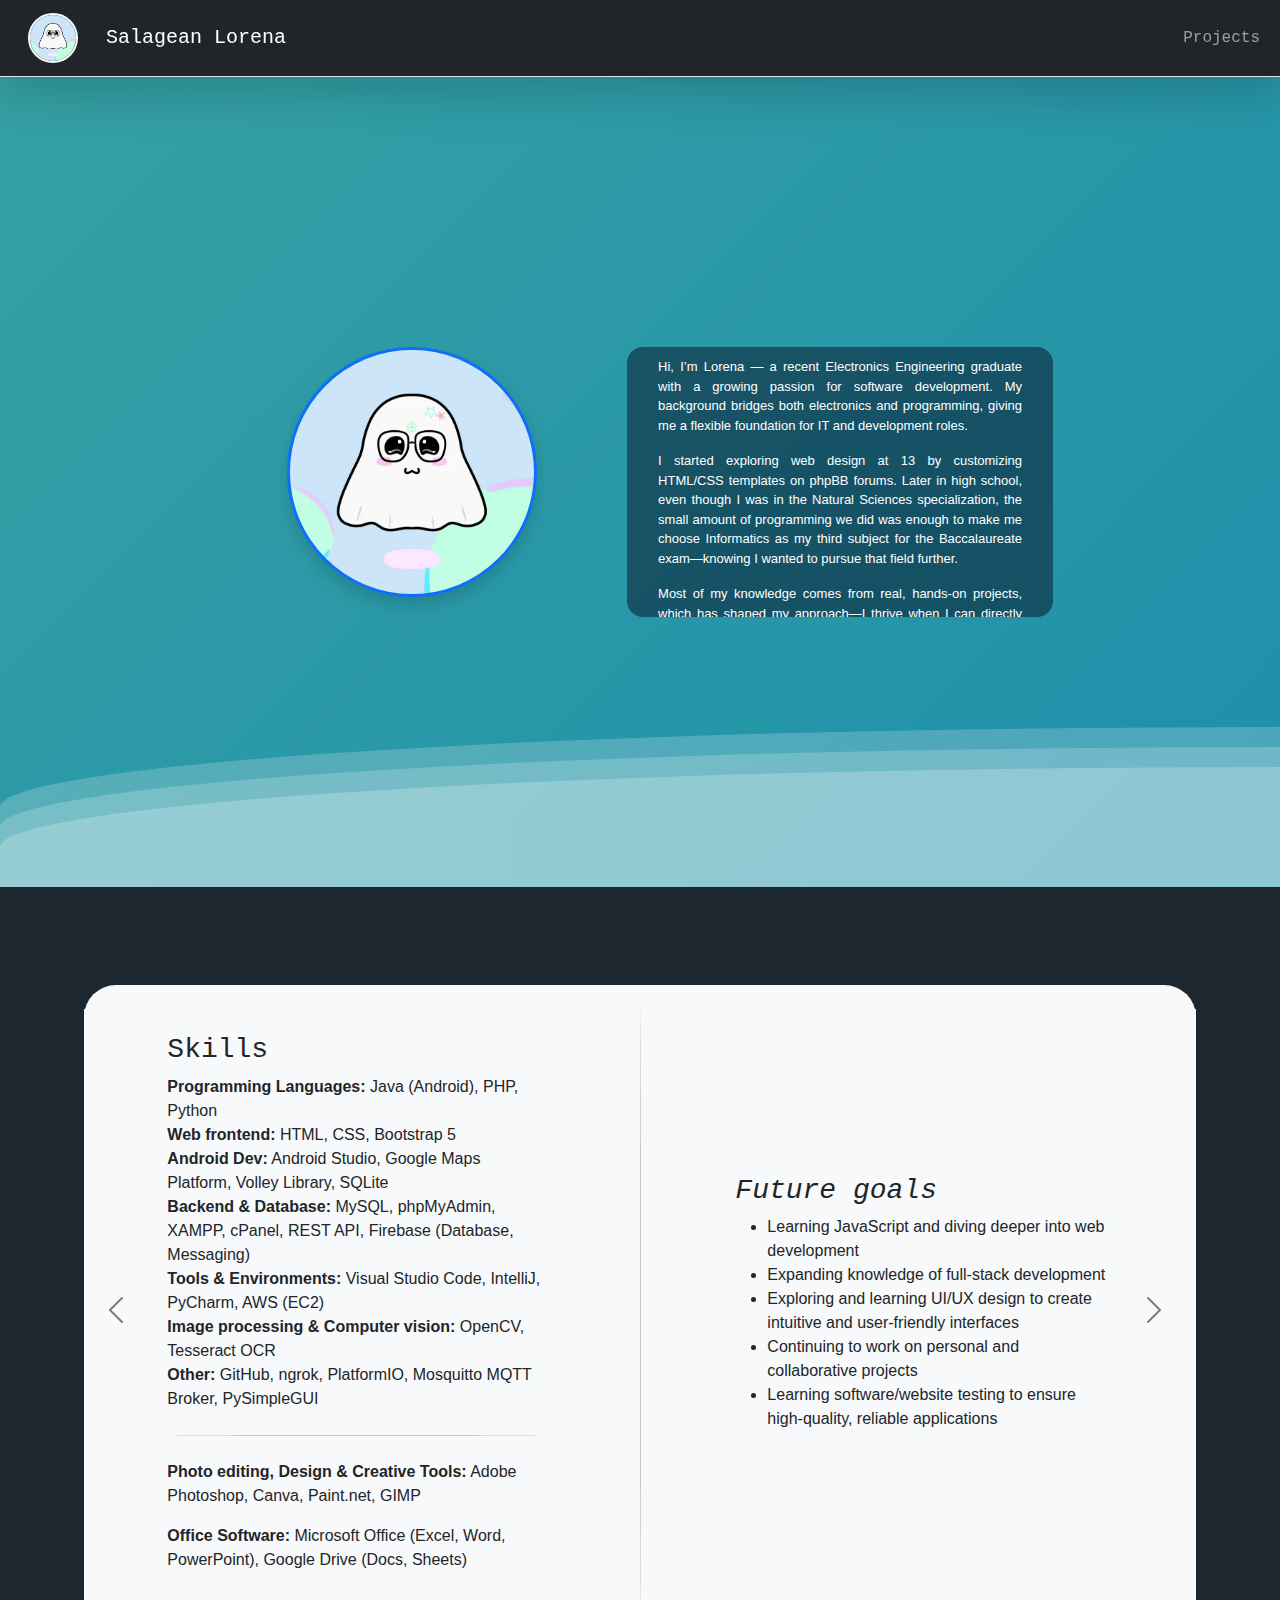
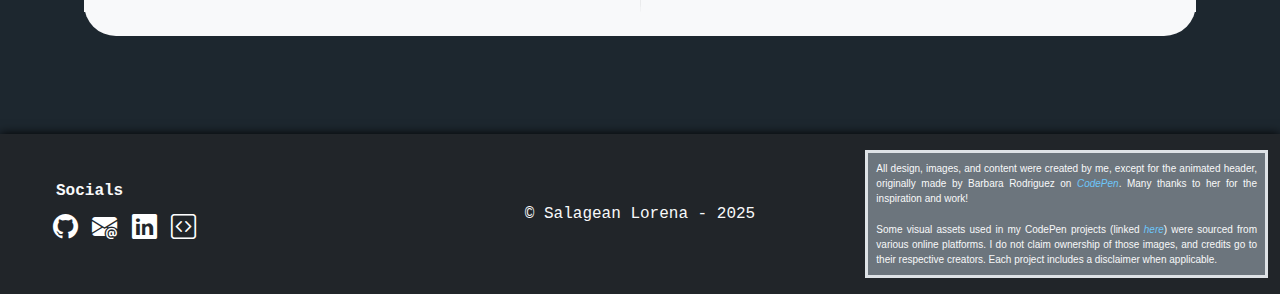
<file: index.html>
<!DOCTYPE html>
<head>
    <title>Home</title>
    <meta charset="utf-8">
    <meta name="viewport" content="width=device-width, initial-scale=1">
    <link href="https://cdn.jsdelivr.net/npm/bootstrap@5.3.3/dist/css/bootstrap.min.css" rel="stylesheet">
    <script src="https://cdn.jsdelivr.net/npm/bootstrap@5.3.3/dist/js/bootstrap.bundle.min.js"></script>
    <link rel="stylesheet" href="https://cdn.jsdelivr.net/npm/bootstrap-icons@1.11.3/font/bootstrap-icons.min.css">
    <link rel="stylesheet" href="tori_style.css">
</head>
<body>
    <nav class="navbar navbar-expand-sm bg-dark navbar-dark sticky-top shadow-lg border-bottom">
        <div class="container-fluid">
          <a class="navbar-brand" href="index.html">
            <img src="media/logo.webp" alt="Avatar Logo" style="width:50px;" class="rounded-pill mx-3 border border-2 border-light"> 
            Salagean Lorena
          </a>

          <ul class="navbar-nav float-end">
            <li class="nav-item">
                <a class="nav-link" href="projects/projects.html">Projects</a>
              </li>
            </ul>
        </div>
      </nav>

    <header class="wave-header">
      <div class="wave"></div>
      <div class="wave"></div>
      <div class="wave"></div>

      <div class="container d-flex justify-content-center align-items-center" style="height: 90vh;">
        <div class="row" style="flex-wrap: nowrap;">
            <!-- Left side: Image -->
            <div class="col-5 me-5">
                <img src="media/logo.webp" class="rounded-circle img-fluid border border-primary border-3 shadow" alt="Avatar pic" style="width: 250px;">
            </div>
            <!-- Right side: Text box -->
            <div class="col-7 d-flex justify-content-center align-items-center rounded-4" style="background-color: rgba(12, 37, 56, 0.6);">
                <div class="text-box" id="introduction" style="text-align: justify;">
                    <p>Hi, I’m Lorena — a recent Electronics Engineering graduate with a growing passion for software development. My background bridges both electronics and programming, giving me a flexible foundation for IT and development roles.</p>

                    <p>I started exploring web design at 13 by customizing HTML/CSS templates on phpBB forums. Later in high school, even though I was in the Natural Sciences specialization, the small amount of programming we did was enough to make me choose Informatics as my third subject for the Baccalaureate exam—knowing I wanted to pursue that field further.</p>

                    <p>Most of my knowledge comes from real, hands-on projects, which has shaped my approach—I thrive when I can directly apply what I’m learning. I find that solving problems and addressing needs as they arise helps me retain knowledge and turn complex ideas into practical solutions.</p>

                    <p>While I’m exploring the wide range of roles in tech, I’m especially interested in applying my skills in software development—whether that’s web, mobile, or backend. I see myself as a flexible developer, ready to take on challenges, learn quickly, and grow into a specialized role through real-world experience.</p>
                    <!-- Add more content here as needed -->
                </div>
            </div>
        </div>
    </div>

    </header>
  
    <!-- Skills part -->
    <main class="mx-5" style="margin-top: 50px; margin-bottom: 50px;">
        <section class="m-5 py-5">
            <div class="row py-4 bg-light rounded-5 d-flex justify-content-center">
                <!-- Carousel -->
                <div id="demo" class="carousel carousel-dark slide" data-bs-ride="false">
    
                    <!-- The slideshow/carousel -->
                    <div class="carousel-inner">
                        <!-- Carousel Item 1 -->
                        <div class="carousel-item active bg-light">
                            <div class="row d-flex justify-content-center">
                                <div class="col-md-5 py-4 px-5">
                                    <h3>Skills</h3>
                                    <ul class="list-unstyled">
                                        <li><b>Programming Languages:</b> Java (Android), PHP, Python</li>
                                        <li><b>Web frontend:</b> HTML, CSS, Bootstrap 5</li>
                                        <li><b>Android Dev:</b> Android Studio, Google Maps Platform, Volley Library, SQLite</li>
                                        <li><b>Backend & Database:</b> MySQL, phpMyAdmin, XAMPP, cPanel, REST API, Firebase (Database, Messaging)</li>
                                        <li><b>Tools & Environments:</b> Visual Studio Code, IntelliJ, PyCharm, AWS (EC2)</li>
                                        <li><b>Image processing & Computer vision:</b> OpenCV, Tesseract OCR</li>
                                        <li><b>Other:</b> GitHub, ngrok, PlatformIO, Mosquitto MQTT Broker, PySimpleGUI</li>
                                    </ul>
        
                                    <hr class="my-4" style="border-radius: 100%;">
        
                                    <ul class="list-unstyled">
                                        <li><b>Photo editing, Design & Creative Tools:</b> Adobe Photoshop, Canva, Paint.net, GIMP</li>
                                    </ul>
        
                                    <ul class="list-unstyled">
                                        <li><b>Office Software:</b> Microsoft Office (Excel, Word, PowerPoint), Google Drive (Docs, Sheets)</li>
                                    </ul>
                                </div>
                            
                                <!-- Vertical Rule -->
                                <div class="col-sm-1 d-flex justify-content-center">
                                    <div class="vr" style="border-radius: 100%;"></div>
                                </div>
        
                                <!-- Future Goals -->
                                <div class="col-md-5 py-4 px-5 d-flex flex-column justify-content-center">
                                    <h3><i>Future goals</i></h3>
                                    <ul>
                                        <li>Learning JavaScript and diving deeper into web development</li>
                                        <li>Expanding knowledge of full-stack development</li>
                                        <li>Exploring and learning UI/UX design to create intuitive and user-friendly interfaces</li>
                                        <li>Continuing to work on personal and collaborative projects</li>
                                        <li>Learning software/website testing to ensure high-quality, reliable applications</li>
                                    </ul>
                                </div>
                                </div>
                        </div>
    
                        <!-- Carousel Item 2 (repeat similar structure as item 1) -->
                        <div class="carousel-item bg-light">
                            <div class="row d-flex justify-content-center">
                                <div class="col-md-8 py-4 px-5" style="text-align: justify;">
                                    <h3 style="display: inline;">About me <i style="font-size: 13px;"> —
A curious and creative mind who stumbled into tech through a love for storytelling.</i></h3>
<br><br>
<p>
At 13, I started designing character sheets and layouts in HTML/CSS for online role-play forums, where visuals were just as expressive as words. We loved to write stories and showcase them in beautiful layouts and environments. That playful curiosity eventually evolved into a passion for creating real-world solutions through code
</p>
<p>
While I have a background in Electronics Engineering, most of my technical growth has come from hands-on projects, self-driven learning, and the thrill of problem-solving. I enjoy figuring things out—whether that means debugging code, structuring a backend system, or just understanding how people think. Psychology and math have always fascinated me for the same reason: they’re puzzles waiting to be solved.
</p>
<p>
I’m still exploring where I fit best in tech, but I’m open, flexible, and eager to learn. I especially love projects that solve practical problems—like my thesis project, which was born from my own frustration of losing my car in parking lots.
</p>
Outside of programming, I enjoy gaming, reading, writing, crochet, and learning music (currently tackling the recorder!). I’ve lived between Spain and Romania, moved often, and adapted to new environments all my life—something that’s shaped my ability to stay focused and level-headed under pressure, even when things around me feel chaotic.
<p>
Above all, I value comfort, patience, and mutual support in a work environment. I believe the best teams are the ones where you can be yourself while growing alongside others.
</p>
                                </div>
                                </div>
                        </div>
                    </div>
    
                    <!-- Left and right controls/icons -->
                    <button class="carousel-control-prev" type="button" data-bs-target="#demo" data-bs-slide="prev">
                        <span class="carousel-control-prev-icon"></span>
                    </button>
                    <button class="carousel-control-next" type="button" data-bs-target="#demo" data-bs-slide="next">
                        <span class="carousel-control-next-icon"></span>
                    </button>
                </div>
            </div>
        </section>
    </main>
    
    <footer class="mt-auto bg-dark" style="box-shadow: 0 0px 10px black;">
        <div class="container-fluid mt-5">
            <div class="row d-flex justify-content-between">
                <div class="col-md-4 p-5">
                    <h6 class="text-light ps-2" style="font-weight: bold; font-family: 'Space Mono', monospace;">Socials</h6>
                    
                    <a href="https://github.com/t4bbyp"><i class="bi bi-github"></i></a>
                    <a href="mailto:s.s.lorena.m@gmail.com"><i class="bi bi-envelope-at-fill"></i></a>
                    <a href="https://www.linkedin.com/in/lorena-s-8929a32aa/"><i class="bi bi-linkedin"></i></a>
                    <a href="https://codepen.io/TabbyP"><i class="bi bi-code-square"></i></a>
                </div>

                <div class="col-md-4 text-light align-content-center text-center" style="font-family: 'Space Mono', monospace;">© Salagean Lorena - 2025</div>

                <div class="col-md-4 align-content-center">
                    <div class="container p-2 bg-secondary text-light border border-3" style="font-size: 10px; text-align: justify;">
                        <p>All design, images, and content were created by me, except for the animated header, originally made by Barbara Rodriguez on <a href="https://codepen.io/baarbaracrr/pen/KKovmGb" style="color: rgb(108, 198, 250); text-decoration: none; font-style: italic;">CodePen</a>. Many thanks to her for the inspiration and work!</p>
                        <p class="m-0">Some visual assets used in my CodePen projects (linked <a href="projects/web/web.html" style="color: rgb(108, 198, 250); text-decoration: none; font-style: italic;">here</a>) were sourced from various online platforms. I do not claim ownership of those images, and credits go to their respective creators. Each project includes a disclaimer when applicable.</p>
                    </div>
                </div>
            </div>

        </div>
    </footer>

  </body>
</file>
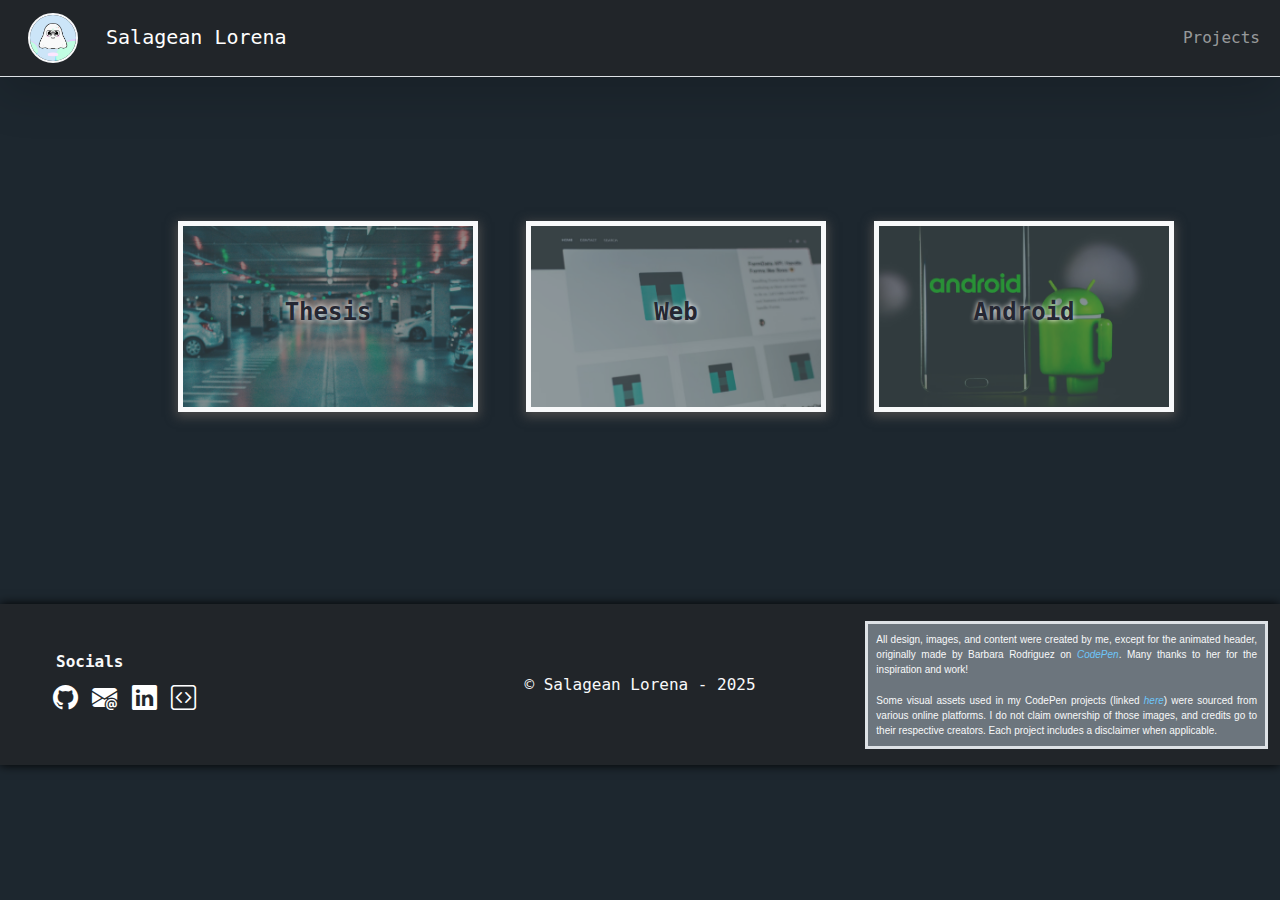
<file: projects/projects.html>
<!DOCTYPE html>
<head>
    <title>Projects</title>
    <meta charset="utf-8">
    <meta name="viewport" content="width=device-width, initial-scale=1">
    <link href="https://cdn.jsdelivr.net/npm/bootstrap@5.3.3/dist/css/bootstrap.min.css" rel="stylesheet">
    <script src="https://cdn.jsdelivr.net/npm/bootstrap@5.3.3/dist/js/bootstrap.bundle.min.js"></script>
    <link rel="stylesheet" href="https://cdn.jsdelivr.net/npm/bootstrap-icons@1.11.3/font/bootstrap-icons.min.css">
    <link rel="stylesheet" href="../tori_style.css">
</head>

<body>
    <nav class="navbar navbar-expand-sm bg-dark navbar-dark sticky-top shadow-lg border-bottom">
        <div class="container-fluid">
          <a class="navbar-brand" href="../index.html">
            <img src="../media/logo.webp" alt="Avatar Logo" style="width:50px;" class="rounded-pill mx-3 border border-2 border-light"> 
            Salagean Lorena
          </a>

          <ul class="navbar-nav float-end">
            <li class="nav-item active">
                <a class="nav-link" href="projects.html">Projects</a>
              </li>
            </ul>
        </div>
      </nav>

      <main>
        <section>
            <div class="container d-flex justify-content-center align-items-center">
                <div class="row text-light p-5 my-5">
                    <div class="col-md-4">
                        <div class="card border border-5 border-light rounded-0 m-5" style="width:300px; box-shadow: 0px 3px 10px 2px rgb(74, 74, 74);">
                            <a href="thesis.html" id="thumbnail_txt">
                            <img class="card-img-top rounded-0" src="../media/thesis_img.webp" alt="Card image">
                            <div class="card-img-overlay d-flex justify-content-center align-items-center rounded-0" style="background-color: rgba(67, 84, 89, 0.6);">
                              <h4 class="card-title" style="font-weight: bold; color: rgb(37, 39, 50); text-shadow: 0px 0px 5px #fff;">Thesis</h4>
                            </div>
                            </a>
                          </div>
                    </div>
                    <div class="col-md-4">
                        <div class="card border border-5 border-light rounded-0 m-5" style="width:300px; box-shadow: 0px 3px 10px 2px rgb(74, 74, 74);">
                            <a href="web/web.html" id="thumbnail_txt">
                                <img class="card-img-top rounded-0" src="../media/web_img.webp" alt="Card image">
                                <div class="card-img-overlay d-flex justify-content-center align-items-center rounded-0" style="background-color: rgba(67, 84, 89, 0.6);">
                                  <h4 class="card-title" style="font-weight: bold; color: rgb(37, 39, 50); text-shadow: 0px 0px 5px #fff;">Web</h4>
                                </div>
                                </a>
                          </div>
                    </div>
                    <div class="col-md-4">
                        <div class="card border border-5 border-light rounded-0 m-5" style="width:300px; box-shadow: 0px 3px 10px 2px rgb(74, 74, 74);">
                            <a href="android/android.html" id="thumbnail_txt">
                                <img class="card-img-top rounded-0" src="../media/andr_img.webp" alt="Card image">
                                <div class="card-img-overlay d-flex justify-content-center align-items-center rounded-0" style="background-color: rgba(67, 84, 89, 0.6);">
                                  <h4 class="card-title" style="font-weight: bold; color: rgb(37, 39, 50); text-shadow: 0px 0px 5px #fff;">Android</h4>
                                </div>
                                </a>
                          </div>
                    </div>
                </div>
            </div>
        </section>
      </main>


      <footer class="mt-auto bg-dark" style="box-shadow: 0 0px 10px black;">
        <div class="container-fluid mt-5">
            <div class="row d-flex justify-content-between">
                <div class="col-md-4 p-5">
                    <h6 class="text-light ps-2" style="font-weight: bold; font-family: 'Space Mono', monospace;">Socials</h6>
                    
                    <a href="https://github.com/t4bbyp"><i class="bi bi-github"></i></a>
                    <a href="mailto:s.s.lorena.m@gmail.com"><i class="bi bi-envelope-at-fill"></i></a>
                    <a href="https://www.linkedin.com/in/lorena-s-8929a32aa/"><i class="bi bi-linkedin"></i></a>
                    <a href="https://codepen.io/TabbyP"><i class="bi bi-code-square"></i></a>
                </div>

                <div class="col-md-4 text-light align-content-center text-center" style="font-family: 'Space Mono', monospace;">© Salagean Lorena - 2025</div>

                <div class="col-md-4 align-content-center">
                    <div class="container p-2 bg-secondary text-light border border-3" style="font-size: 10px; text-align: justify;">
                        <p>All design, images, and content were created by me, except for the animated header, originally made by Barbara Rodriguez on <a href="https://codepen.io/baarbaracrr/pen/KKovmGb" style="color: rgb(108, 198, 250); text-decoration: none; font-style: italic;">CodePen</a>. Many thanks to her for the inspiration and work!</p>
                        <p class="m-0">Some visual assets used in my CodePen projects (linked <a href="web/web.html" style="color: rgb(108, 198, 250); text-decoration: none; font-style: italic;">here</a>) were sourced from various online platforms. I do not claim ownership of those images, and credits go to their respective creators. Each project includes a disclaimer when applicable.</p>
                    </div>
                </div>
            </div>

        </div>
    </footer>
</body>
</file>
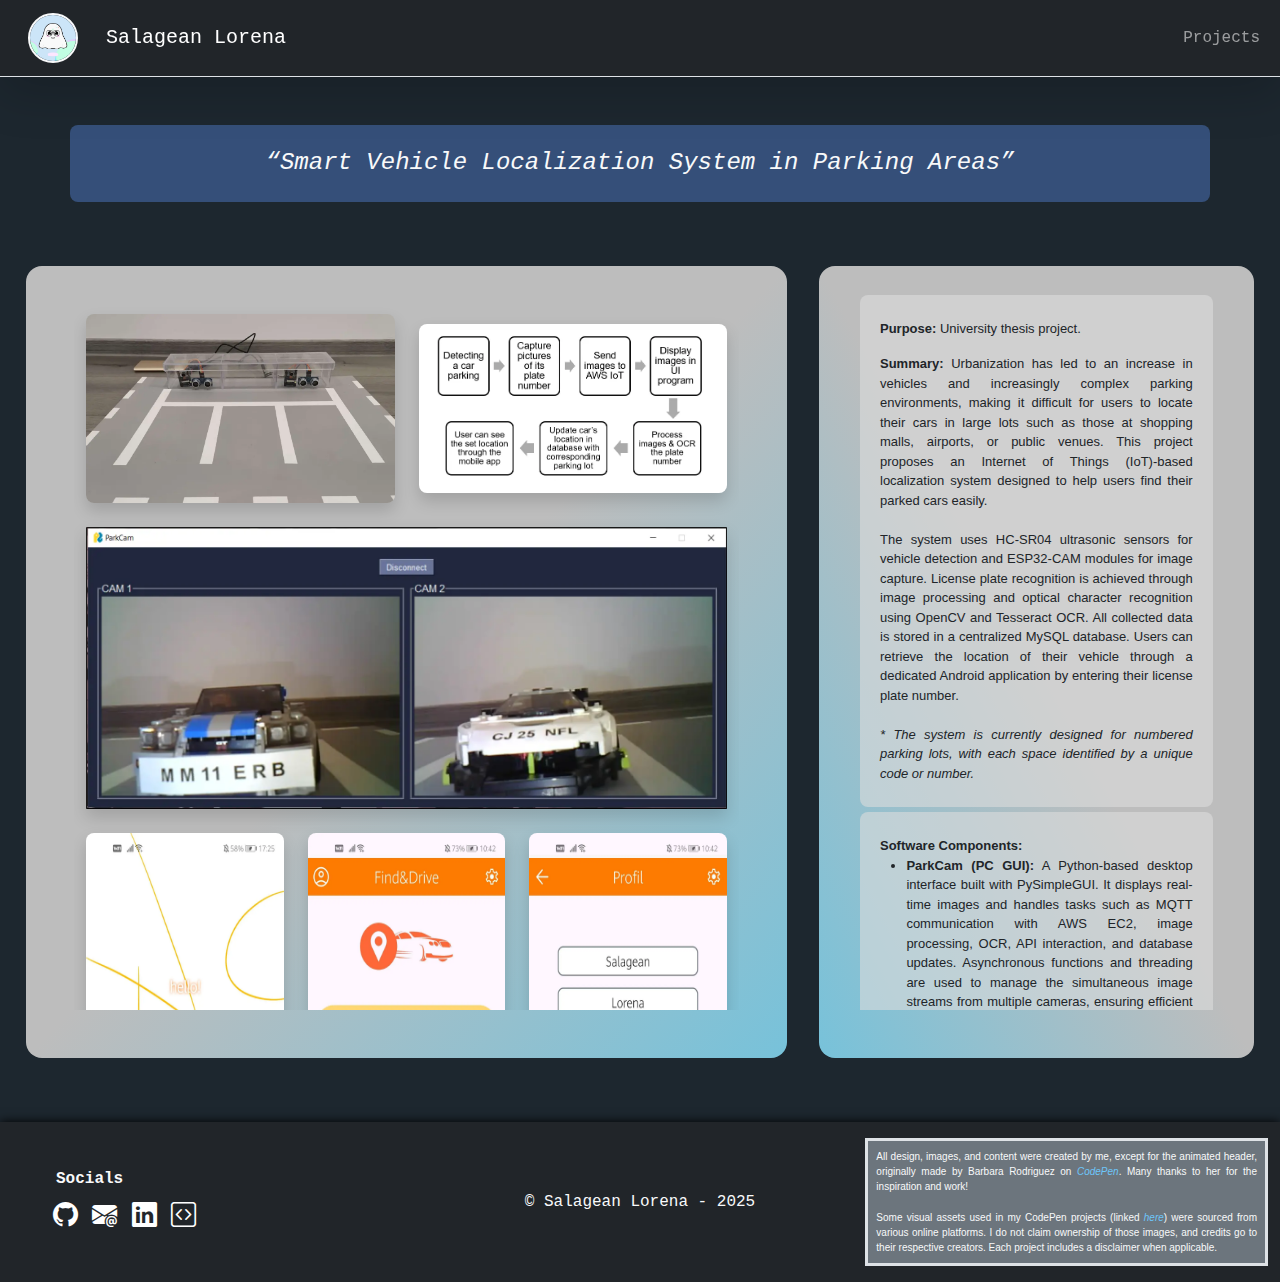
<file: projects/thesis.html>
<!DOCTYPE html>
<head>
    <title>Project: Thesis</title>
    <meta charset="utf-8">
    <meta name="viewport" content="width=device-width, initial-scale=1">
    <link href="https://cdn.jsdelivr.net/npm/bootstrap@5.3.3/dist/css/bootstrap.min.css" rel="stylesheet">
    <script src="https://cdn.jsdelivr.net/npm/bootstrap@5.3.3/dist/js/bootstrap.bundle.min.js"></script>
    <link rel="stylesheet" href="https://cdn.jsdelivr.net/npm/bootstrap-icons@1.11.3/font/bootstrap-icons.min.css">
    <link rel="stylesheet" href="../tori_style.css">
</head>

<body>
    <nav class="navbar navbar-expand-sm bg-dark navbar-dark sticky-top shadow-lg border-bottom">
        <div class="container-fluid">
          <a class="navbar-brand" href="../index.html">
            <img src="../media/logo.webp" alt="Avatar Logo" style="width:50px;" class="rounded-pill mx-3 border border-2 border-light"> 
            Salagean Lorena
          </a>

          <ul class="navbar-nav float-end">
            <li class="nav-item active">
                <a class="nav-link" href="projects.html">Projects</a>
              </li>
            </ul>
        </div>
      </nav>

<main>
    <section>
        <div class="container p-4 m-5 rounded rounded-3 mx-auto" style="background-color: #354f79;">
            <h4 class="text-light text-center m-0"><i>“Smart Vehicle Localization System in Parking Areas”</i></h4>
        </div>

        
            <div class="row d-flex justify-content-center" >
                <div class="col-7 rounded-4 p-5 m-3"  style="background-image: linear-gradient(to bottom right, #bdbdbd, #bdbdbd,#77c2da);">
                    <div class="container">
                    <div class="row g-4 d-flex justify-content-center align-items-center" id="thesis_imgs" style="height: 80vh; overflow-y: auto;">
                        <!-- Image 1 -->
                        <div class="col-md-6">
                          <img src="../media/thesis/macheta.webp" class="img-fluid rounded rounded-3 shadow" data-bs-toggle="modal" data-bs-target="#modal1">
                        </div>
                        <!-- Image 2 -->
                        <div class="col-md-6">
                          <img src="../media/thesis/steps.webp" class="img-fluid rounded rounded-3 shadow" data-bs-toggle="modal" data-bs-target="#modal2">
                        </div>
                        <!-- Image 3 -->
                        <div class="col-md-12">
                          <img src="../media/thesis/parkcam.webp" class="img-fluid shadow" data-bs-toggle="modal" data-bs-target="#modal3">
                        </div>
                        <!-- Image 4 -->
                        <div class="col-md-4">
                          <img src="../media/finddrive/login.webp" class="img-fluid shadow mx-auto d-block rounded rounded-3" data-bs-toggle="modal" data-bs-target="#modal4" style="height: 60vh;">
                        </div>
                        <!-- Image 5 -->
                        <div class="col-md-4">
                          <img src="../media/finddrive/home.webp" class="img-fluid shadow mx-auto d-block rounded rounded-3" data-bs-toggle="modal" data-bs-target="#modal5" style="height: 60vh;">
                        </div>
                        <!-- Image 6 -->
                        <div class="col-md-4">
                          <img src="../media/finddrive/profile.webp" class="img-fluid shadow mx-auto d-block rounded rounded-3" data-bs-toggle="modal" data-bs-target="#modal6" style="height: 60vh;">
                        </div>
                      </div>
                    </div>

                      <!-- Modals -->
  <!-- Modal Template -->
  <div class="modal fade" id="modal1" tabindex="-1" aria-hidden="true">
    <div class="modal-dialog modal-dialog-centered modal-xl">
      <div class="modal-content bg-dark">
        <div class="modal-body pb-3">
              <!-- The Close Button -->
              <button type="button" class="btn" data-bs-dismiss="modal"><i class="bi bi-x-circle"></i></button>
          <img src="../media/thesis/macheta.webp" class="img-fluid d-block mx-auto shadow" style="max-width: 90%; height: auto;"/>
        </div>
      </div>
    </div>
  </div>

  <!-- Repeat modals for images 2-6 -->
  <div class="modal fade" id="modal2" tabindex="-1" aria-hidden="true">
    <div class="modal-dialog modal-dialog-centered modal-xl">
      <div class="modal-content bg-dark">
        <div class="modal-body pb-3">
            <button type="button" class="btn" data-bs-dismiss="modal"><i class="bi bi-x-circle"></i></button>
          <img src="../media/thesis/steps.webp" class="img-fluid d-block mx-auto shadow" style="max-width: 90%; height: auto;"/>
        </div>
      </div>
    </div>
  </div>

  <div class="modal fade" id="modal3" tabindex="-1" aria-hidden="true">
    <div class="modal-dialog modal-dialog-centered modal-xl">
      <div class="modal-content bg-dark">
        <div class="modal-body pb-3">
            <button type="button" class="btn" data-bs-dismiss="modal"><i class="bi bi-x-circle"></i></button>
          <img src="../media/thesis/parkcam.webp" class="img-fluid d-block mx-auto shadow" style="max-width: 90%; height: auto;"/>
        </div>
      </div>
    </div>
  </div>

  <div class="modal fade" id="modal4" tabindex="-1" aria-hidden="true">
    <div class="modal-dialog modal-dialog-centered modal-md">
      <div class="modal-content bg-dark">
        <div class="modal-body pb-3">
            <button type="button" class="btn" data-bs-dismiss="modal"><i class="bi bi-x-circle"></i></button>
          <img src="../media/finddrive/login.webp"class="img-fluid d-block mx-auto shadow" style="max-width: 90%; height: auto;"/>
        </div>
      </div>
    </div>
  </div>

  <div class="modal fade" id="modal5" tabindex="-1" aria-hidden="true">
    <div class="modal-dialog modal-dialog-centered modal-md">
      <div class="modal-content bg-dark">
        <div class="modal-body pb-3">
            <button type="button" class="btn" data-bs-dismiss="modal"><i class="bi bi-x-circle"></i></button>
          <img src="../media/finddrive/home.webp" class="img-fluid d-block mx-auto shadow" style="max-width: 90%; height: auto;"/>
        </div>
      </div>
    </div>
  </div>

  <div class="modal fade" id="modal6" tabindex="-1" aria-hidden="true">
    <div class="modal-dialog modal-dialog-centered modal-md">
      <div class="modal-content bg-dark">
        <div class="modal-body pb-3">
            <button type="button" class="btn" data-bs-dismiss="modal"><i class="bi bi-x-circle"></i></button>
          <img src="../media/finddrive/profile.webp"class="img-fluid d-block mx-auto shadow" style="max-width: 90%; height: auto;"/>
        </div>
      </div>
    </div>
  </div>
  </div>
  
  <div class="col-md-4 rounded-4 p-4 m-3" style="background-image: linear-gradient(to top right, #77c2da, #bdbdbd,#bdbdbd);">
    <div class="container" style="height: 80vh; overflow-y: auto; font-size: 13px; text-align: justify;">
      <div class="row rounded rounded-3 px-2 py-4" style="background-color: rgba(220, 220, 220, 0.6); padding: 10px; margin: 5px; margin-bottom: 0;">   
        <p><b>Purpose:</b> University thesis project.</p>

        <p class="m-0">
          <b>Summary:</b>  
          Urbanization has led to an increase in vehicles and increasingly complex parking environments, making it difficult for users to locate their cars in large lots such as those at shopping malls, airports, or public venues. This project proposes an Internet of Things (IoT)-based localization system designed to help users find their parked cars easily.  

          <br><br>
          The system uses HC-SR04 ultrasonic sensors for vehicle detection and ESP32-CAM modules for image capture. License plate recognition is achieved through image processing and optical character recognition using OpenCV and Tesseract OCR. All collected data is stored in a centralized MySQL database. Users can retrieve the location of their vehicle through a dedicated Android application by entering their license plate number.  

          <br><br>
          <i>* The system is currently designed for numbered parking lots, with each space identified by a unique code or number.</i>
        </p>
      </div> 
      <div class="row rounded rounded-3 px-2 py-4" style="background-color: rgba(220, 220, 220, 0.6); padding: 10px; margin: 5px;">
        <p class="m-0"><b>Software Components:</b></p>
        <ul style="padding-left: 3vw;">
          <li>
            <b>ParkCam (PC GUI):</b> A Python-based desktop interface built with PySimpleGUI. It displays real-time images and handles tasks such as MQTT communication with AWS EC2, image processing, OCR, API interaction, and database updates. Asynchronous functions and threading are used to manage the simultaneous image streams from multiple cameras, ensuring efficient processing and display.
          </li>
          <li>
            <b>AWS EC2 (Linux):</b> Hosts the Mosquitto MQTT broker to facilitate image transmission between the ESP32-CAM and ParkCam.
          </li>
          <li>
            <b>Find&Drive (Android App):</b> Allows users to register their vehicles and retrieve the location code associated with a license plate.
          </li>
          <li>
            <b>Database & Backend:</b> A MySQL database managed with phpMyAdmin, and PHP-based REST APIs used to handle data requests from the PC app and Android app.
            <ul>
              <li><i>Note: Initially, Firebase Realtime Database was used, but later replaced with MySQL to better support structured data and more complex queries.</i></li>
            </ul>
          </li>
        </ul>
        <p class="m-0"><b>Technologies:</b> VS Code, PlatformIO, C++ (Arduino), AWS EC2, Mosquitto MQTT Broker, Python, PySimpleGUI, OpenCV, Tesseract OCR, PHP, cPanel, REST APIs, MySQL, phpMyAdmin, Android Studio, Java (Android), Volley Library, Material Design 3.</p>
      </div>
    </div>      
  </div>
  
</div>
        

    </section>
</main>

<footer class="mt-auto bg-dark" style="box-shadow: 0 0px 10px black;">
  <div class="container-fluid mt-5">
      <div class="row d-flex justify-content-between">
          <div class="col-md-4 p-5">
              <h6 class="text-light ps-2" style="font-weight: bold; font-family: 'Space Mono', monospace;">Socials</h6>
              
              <a href="https://github.com/t4bbyp"><i class="bi bi-github"></i></a>
              <a href="mailto:s.s.lorena.m@gmail.com"><i class="bi bi-envelope-at-fill"></i></a>
              <a href="https://www.linkedin.com/in/lorena-s-8929a32aa/"><i class="bi bi-linkedin"></i></a>
              <a href="https://codepen.io/TabbyP"><i class="bi bi-code-square"></i></a>
          </div>

          <div class="col-md-4 text-light align-content-center text-center" style="font-family: 'Space Mono', monospace;">© Salagean Lorena - 2025</div>

          <div class="col-md-4 align-content-center">
              <div class="container p-2 bg-secondary text-light border border-3" style="font-size: 10px; text-align: justify;">
                  <p>All design, images, and content were created by me, except for the animated header, originally made by Barbara Rodriguez on <a href="https://codepen.io/baarbaracrr/pen/KKovmGb" style="color: rgb(108, 198, 250); text-decoration: none; font-style: italic;">CodePen</a>. Many thanks to her for the inspiration and work!</p>
                  <p class="m-0">Some visual assets used in my CodePen projects (linked <a href="web/web.html" style="color: rgb(108, 198, 250); text-decoration: none; font-style: italic;">here</a>) were sourced from various online platforms. I do not claim ownership of those images, and credits go to their respective creators. Each project includes a disclaimer when applicable.</p>
              </div>
          </div>
      </div>

  </div>
</footer>
</body>
</file>
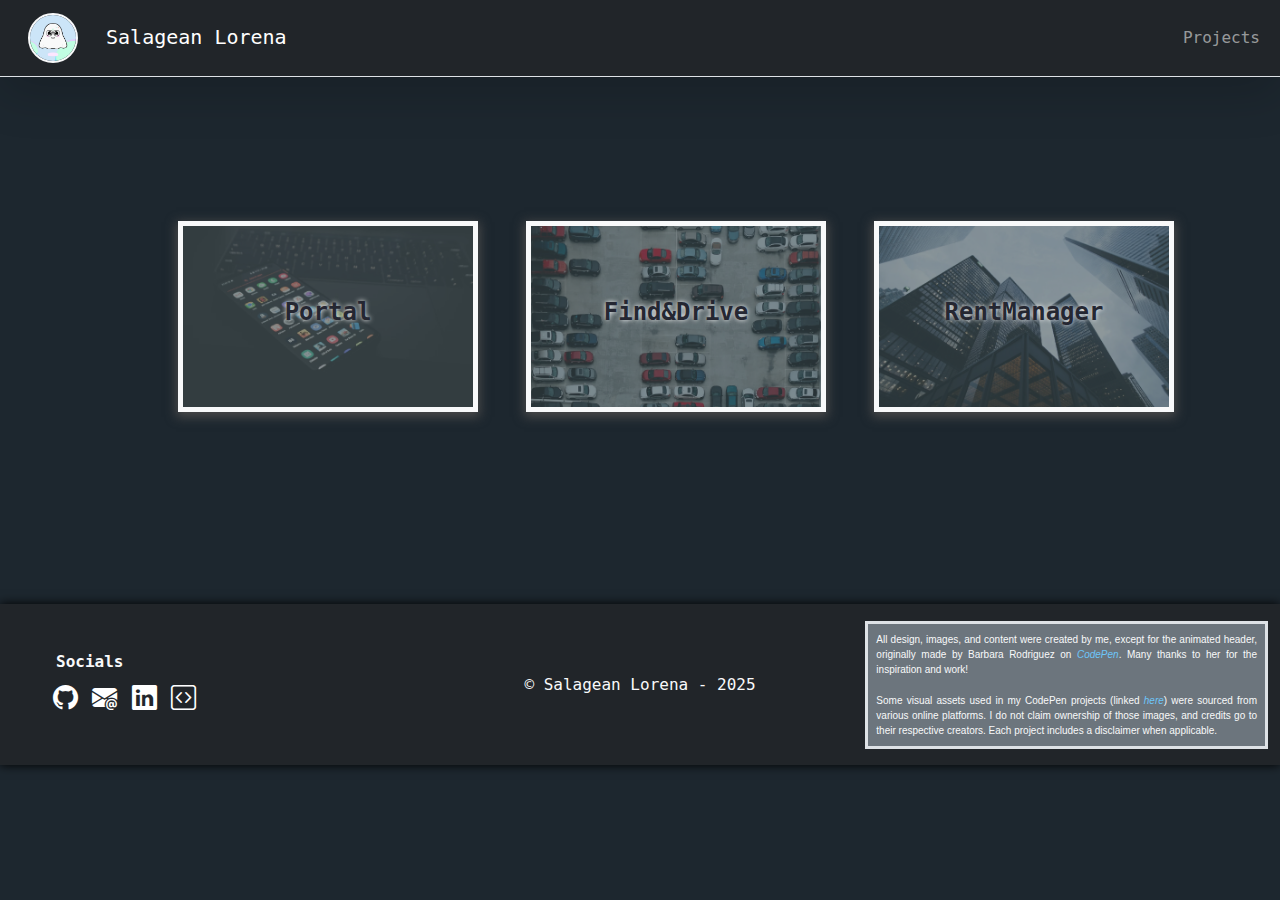
<file: projects/android/android.html>
<!DOCTYPE html>
<head>
    <title>Android Projects</title>
    <meta charset="utf-8">
    <meta name="viewport" content="width=device-width, initial-scale=1">
    <link href="https://cdn.jsdelivr.net/npm/bootstrap@5.3.3/dist/css/bootstrap.min.css" rel="stylesheet">
    <script src="https://cdn.jsdelivr.net/npm/bootstrap@5.3.3/dist/js/bootstrap.bundle.min.js"></script>
    <link rel="stylesheet" href="https://cdn.jsdelivr.net/npm/bootstrap-icons@1.11.3/font/bootstrap-icons.min.css">
    <link rel="stylesheet" href="../../tori_style.css">
</head>

<body>
    <nav class="navbar navbar-expand-sm bg-dark navbar-dark sticky-top shadow-lg border-bottom">
        <div class="container-fluid">
          <a class="navbar-brand" href="../../index.html">
            <img src="../../media/logo.webp" alt="Avatar Logo" style="width:50px;" class="rounded-pill mx-3 border border-2 border-light"> 
            Salagean Lorena
          </a>

          <ul class="navbar-nav float-end">
            <li class="nav-item active">
                <a class="nav-link" href="../projects.html">Projects</a>
              </li>
            </ul>
        </div>
      </nav>

      <main>
        <section>
            <div class="container d-flex justify-content-center align-items-center">
                <div class="row text-light p-5 my-5">
                    <div class="col-md-4">
                        <div class="card border border-5 border-light rounded-0 m-5" style="width:300px; box-shadow: 0px 3px 10px 2px rgb(74, 74, 74);">
                            <a href="portal.html" id="thumbnail_txt">
                            <img class="card-img-top rounded-0" src="../../media/portal.webp" alt="Card image">
                            <div class="card-img-overlay d-flex justify-content-center align-items-center rounded-0" style="background-color: rgba(67, 84, 89, 0.6);">
                              <h4 class="card-title" style="font-weight: bold; color: rgb(37, 39, 50); text-shadow: 0px 0px 5px #fff;">Portal</h4>
                            </div>
                            </a>
                          </div>
                    </div>
                    <div class="col-md-4">
                        <div class="card border border-5 border-light rounded-0 m-5" style="width:300px; box-shadow: 0px 3px 10px 2px rgb(74, 74, 74);">
                            <a href="find_drive.html" id="thumbnail_txt">
                                <img class="card-img-top rounded-0" src="../../media/finddrive.webp" alt="Card image">
                                <div class="card-img-overlay d-flex justify-content-center align-items-center rounded-0" style="background-color: rgba(67, 84, 89, 0.6);">
                                  <h4 class="card-title" style="font-weight: bold; color: rgb(37, 39, 50); text-shadow: 0px 0px 5px #fff;">Find&Drive</h4>
                                </div>
                                </a>
                          </div>
                    </div>
                    <div class="col-md-4">
                        <div class="card border border-5 border-light rounded-0 m-5" style="width:300px; box-shadow: 0px 3px 10px 2px rgb(74, 74, 74);">
                            <a href="rent_manager.html" id="thumbnail_txt">
                                <img class="card-img-top rounded-0" src="../../media/rm.webp" alt="Card image">
                                <div class="card-img-overlay d-flex justify-content-center align-items-center rounded-0" style="background-color: rgba(67, 84, 89, 0.6);">
                                  <h4 class="card-title" style="font-weight: bold; color: rgb(37, 39, 50); text-shadow: 0px 0px 5px #fff;">RentManager</h4>
                                </div>
                                </a>
                          </div>
                    </div>
                </div>
            </div>
        </section>
      </main>


      <footer class="mt-auto bg-dark" style="box-shadow: 0 0px 10px black;">
        <div class="container-fluid mt-5">
            <div class="row d-flex justify-content-between">
                <div class="col-md-4 p-5">
                    <h6 class="text-light ps-2" style="font-weight: bold; font-family: 'Space Mono', monospace;">Socials</h6>
                    
                    <a href="https://github.com/t4bbyp"><i class="bi bi-github"></i></a>
                    <a href="mailto:s.s.lorena.m@gmail.com"><i class="bi bi-envelope-at-fill"></i></a>
                    <a href="https://www.linkedin.com/in/lorena-s-8929a32aa/"><i class="bi bi-linkedin"></i></a>
                    <a href="https://codepen.io/TabbyP"><i class="bi bi-code-square"></i></a>
                </div>

                <div class="col-md-4 text-light align-content-center text-center" style="font-family: 'Space Mono', monospace;">© Salagean Lorena - 2025</div>

                <div class="col-md-4 align-content-center">
                    <div class="container p-2 bg-secondary text-light border border-3" style="font-size: 10px; text-align: justify;">
                        <p>All design, images, and content were created by me, except for the animated header, originally made by Barbara Rodriguez on <a href="https://codepen.io/baarbaracrr/pen/KKovmGb" style="color: rgb(108, 198, 250); text-decoration: none; font-style: italic;">CodePen</a>. Many thanks to her for the inspiration and work!</p>
                        <p class="m-0">Some visual assets used in my CodePen projects (linked <a href="../web/web.html" style="color: rgb(108, 198, 250); text-decoration: none; font-style: italic;">here</a>) were sourced from various online platforms. I do not claim ownership of those images, and credits go to their respective creators. Each project includes a disclaimer when applicable.</p>
                    </div>
                </div>
            </div>

        </div>
    </footer>
</body>
</file>
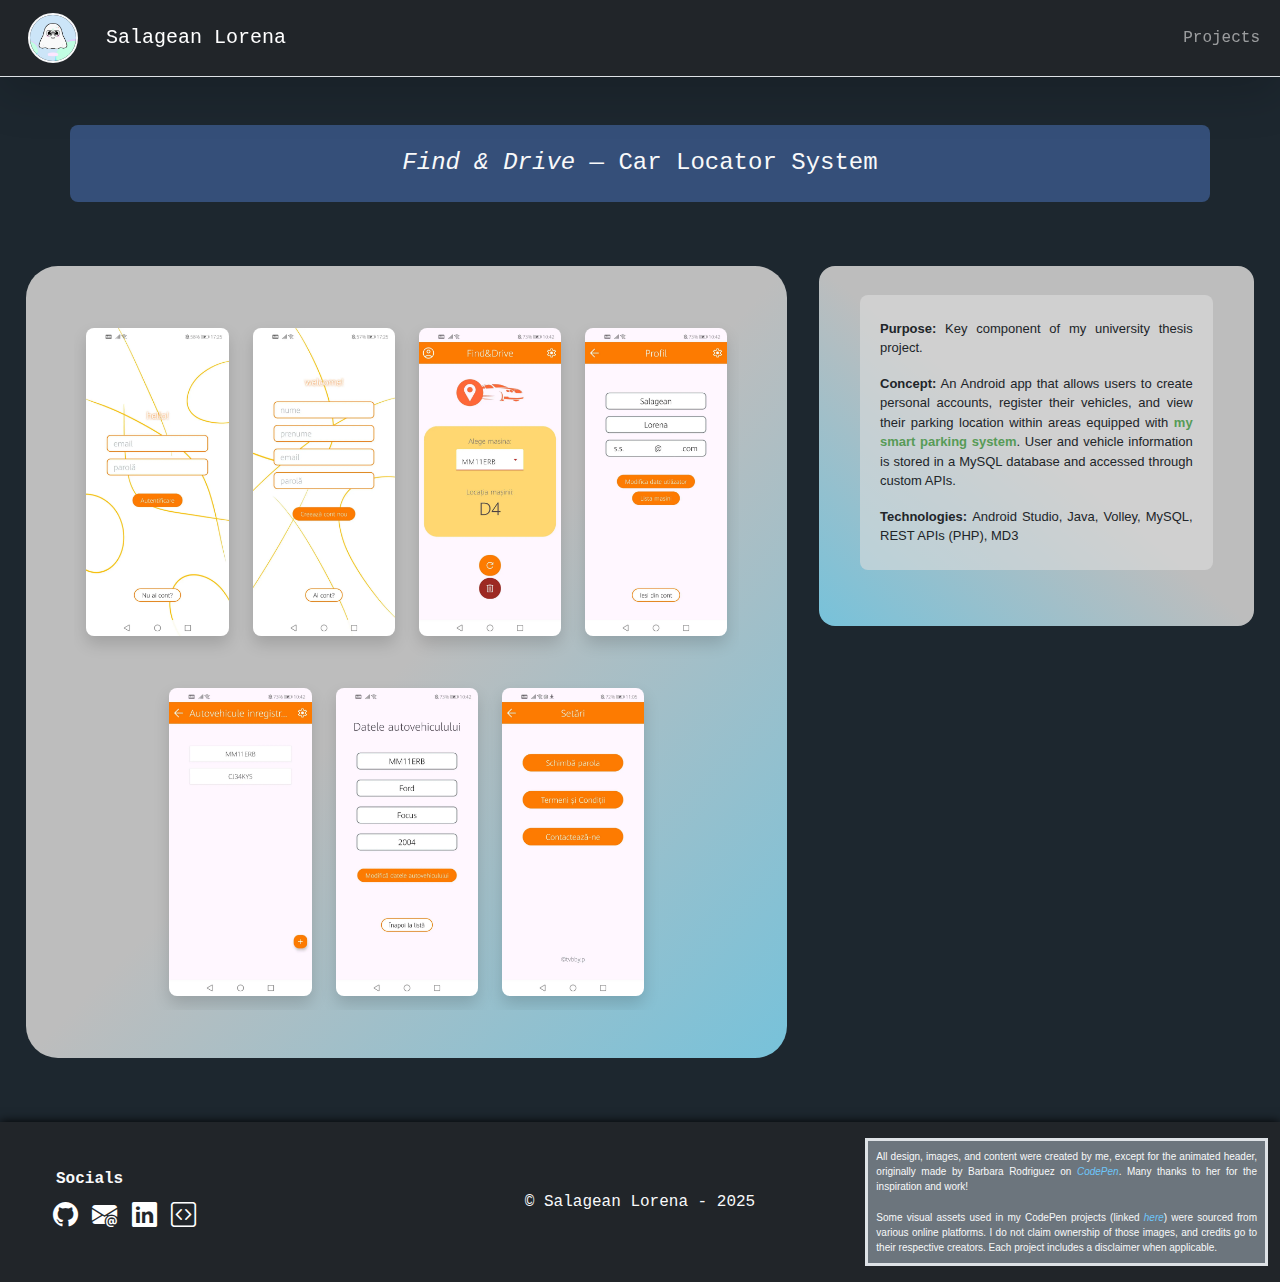
<file: projects/android/find_drive.html>
<!DOCTYPE html>
<head>
    <title>Project: Find & Drive</title>
    <meta charset="utf-8">
    <meta name="viewport" content="width=device-width, initial-scale=1">
    <link href="https://cdn.jsdelivr.net/npm/bootstrap@5.3.3/dist/css/bootstrap.min.css" rel="stylesheet">
    <script src="https://cdn.jsdelivr.net/npm/bootstrap@5.3.3/dist/js/bootstrap.bundle.min.js"></script>
    <link rel="stylesheet" href="https://cdn.jsdelivr.net/npm/bootstrap-icons@1.11.3/font/bootstrap-icons.min.css">
    <link rel="stylesheet" href="../../tori_style.css">
</head>

<body>
    <nav class="navbar navbar-expand-sm bg-dark navbar-dark sticky-top shadow-lg border-bottom">
        <div class="container-fluid">
          <a class="navbar-brand" href="../../index.html">
            <img src="../../media/logo.webp" alt="Avatar Logo" style="width:50px;" class="rounded-pill mx-3 border border-2 border-light"> 
            Salagean Lorena
          </a>

          <ul class="navbar-nav float-end">
            <li class="nav-item active">
                <a class="nav-link" href="../projects.html">Projects</a>
              </li>
            </ul>
        </div>
      </nav>

<main>
    <section>
        <div class="container p-4 m-5 rounded rounded-3 mx-auto" style="background-color: #354f79;">
            <h4 class="text-light text-center m-0"><i>Find & Drive</i> — Car Locator System</h4>
        </div>

        
            <div class="row d-flex justify-content-center" >
                <div class="col-7 rounded-5 p-5 m-3"  style="background-image: linear-gradient(to bottom right, #bdbdbd, #bdbdbd, #77c2da);">
                    <div class="container">
                    <div class="row g-4 d-flex justify-content-center align-items-center" id="thesis_imgs" style="height: 80vh; overflow-y: auto;">
                        <!-- Image 1 -->
                        <div class="col-md-3">
                          <img src="../../media/finddrive/login.webp" class="img-fluid rounded rounded-3 shadow" data-bs-toggle="modal" data-bs-target="#modal1">
                        </div>
                        <!-- Image 2 -->
                        <div class="col-md-3">
                          <img src="../../media/finddrive/register.webp" class="img-fluid rounded rounded-3 shadow" data-bs-toggle="modal" data-bs-target="#modal2">
                        </div>
                        <!-- Image 3 -->
                        <div class="col-md-3">
                          <img src="../../media/finddrive/home.webp" class="img-fluid rounded rounded-3  shadow" data-bs-toggle="modal" data-bs-target="#modal3">
                        </div>
                        <!-- Image 4 -->
                        <div class="col-md-3">
                          <img src="../../media/finddrive/profile.webp" class="img-fluid rounded rounded-3 shadow" data-bs-toggle="modal" data-bs-target="#modal4">
                        </div>

                        <div class="col-md-3">
                          <img src="../../media/finddrive/car_list.webp" class="img-fluid rounded rounded-3 shadow" data-bs-toggle="modal" data-bs-target="#modal5">
                        </div>

                        <div class="col-md-3">
                          <img src="../../media/finddrive/car_info.webp" class="img-fluid rounded rounded-3 shadow" data-bs-toggle="modal" data-bs-target="#modal6">
                        </div>

                        <div class="col-md-3">
                          <img src="../../media/finddrive/settings.webp" class="img-fluid rounded rounded-3 shadow" data-bs-toggle="modal" data-bs-target="#modal7">
                        </div>
                      </div>
                    </div>

                      <!-- Modals -->
  <!-- Modal Template -->
  <div class="modal fade" id="modal1" tabindex="-1" aria-hidden="true">
    <div class="modal-dialog modal-dialog-centered modal-md">
      <div class="modal-content bg-dark">
        <div class="modal-body pb-3">
              <!-- The Close Button -->
              <button type="button" class="btn" data-bs-dismiss="modal"><i class="bi bi-x-circle"></i></button>
          <img src="../../media/finddrive/login.webp" class="img-fluid d-block mx-auto shadow" style="max-width: 90%; height: auto;"/>
        </div>
      </div>
    </div>
  </div>

  <!-- Repeat modals for images 2-6 -->
  <div class="modal fade" id="modal2" tabindex="-1" aria-hidden="true">
    <div class="modal-dialog modal-dialog-centered modal-md">
      <div class="modal-content bg-dark">
        <div class="modal-body pb-3">
            <button type="button" class="btn" data-bs-dismiss="modal"><i class="bi bi-x-circle"></i></button>
          <img src="../../media/finddrive/register.webp" class="img-fluid d-block mx-auto shadow" style="max-width: 90%; height: auto;" />
        </div>
      </div>
    </div>
  </div>

  <div class="modal fade" id="modal3" tabindex="-1" aria-hidden="true">
    <div class="modal-dialog modal-dialog-centered modal-md">
      <div class="modal-content bg-dark">
        <div class="modal-body pb-3">
            <button type="button" class="btn" data-bs-dismiss="modal"><i class="bi bi-x-circle"></i></button>
          <img src="../../media/finddrive/home.webp" class="img-fluid d-block mx-auto shadow" style="max-width: 90%; height: auto;" />
        </div>
      </div>
    </div>
  </div>

  <div class="modal fade" id="modal4" tabindex="-1" aria-hidden="true">
    <div class="modal-dialog modal-dialog-centered modal-md">
      <div class="modal-content bg-dark">
        <div class="modal-body pb-3">
            <button type="button" class="btn" data-bs-dismiss="modal"><i class="bi bi-x-circle"></i></button>
          <img src="../../media/finddrive/profile.webp" class="img-fluid d-block mx-auto shadow" style="max-width: 90%; height: auto;" />
        </div>
      </div>
    </div>
  </div>

  <div class="modal fade" id="modal5" tabindex="-1" aria-hidden="true">
    <div class="modal-dialog modal-dialog-centered modal-md">
      <div class="modal-content bg-dark">
        <div class="modal-body pb-3">
            <button type="button" class="btn" data-bs-dismiss="modal"><i class="bi bi-x-circle"></i></button>
          <img src="../../media/finddrive/car_list.webp" class="img-fluid d-block mx-auto shadow" style="max-width: 90%; height: auto;" />
        </div>
      </div>
    </div>
  </div>


  <div class="modal fade" id="modal6" tabindex="-1" aria-hidden="true">
    <div class="modal-dialog modal-dialog-centered modal-md">
      <div class="modal-content bg-dark">
        <div class="modal-body pb-3">
            <button type="button" class="btn" data-bs-dismiss="modal"><i class="bi bi-x-circle"></i></button>
          <img src="../../media/finddrive/car_info.webp" class="img-fluid d-block mx-auto shadow" style="max-width: 90%; height: auto;" />
        </div>
      </div>
    </div>
  </div>

  <div class="modal fade" id="modal7" tabindex="-1" aria-hidden="true">
    <div class="modal-dialog modal-dialog-centered modal-md">
      <div class="modal-content bg-dark">
        <div class="modal-body pb-3">
            <button type="button" class="btn" data-bs-dismiss="modal"><i class="bi bi-x-circle"></i></button>
          <img src="../../media/finddrive/settings.webp" class="img-fluid d-block mx-auto shadow" style="max-width: 90%; height: auto;" />
        </div>
      </div>
    </div>
  </div>

  
                </div>

                <div class="col-md-4 rounded-4 p-4 m-3" style="height: 40vh; background-image: linear-gradient(to top right, #77c2da, #bdbdbd,#bdbdbd);">
                  <div class="container" style="max-height: 80vh; overflow-y: auto; font-size: 13px; text-align: justify;">
                    <div class="row rounded rounded-3 px-2 py-4" style="background-color: rgba(220, 220, 220, 0.6); padding: 10px; margin: 5px; margin-bottom: 0;">   
                        <p><b>Purpose:</b> Key component of my university thesis project.</p>
                        <p><b>Concept:</b> An Android app that allows users to create personal accounts, register their vehicles, and view their parking location within areas equipped with <a href="../thesis.html" style="text-decoration: none; color: rgb(87, 155, 87); font-weight: bold;">my smart parking system</a>. User and vehicle information is stored in a MySQL database and accessed through custom APIs.</p>
                        <p class="m-0"><b>Technologies: </b> Android Studio, Java, Volley, MySQL, REST APIs (PHP), MD3</p>
                      </div> 
                  </div>      
                </div>
            </div>
        

    </section>
</main>

<footer class="mt-auto bg-dark" style="box-shadow: 0 0px 10px black;">
  <div class="container-fluid mt-5">
      <div class="row d-flex justify-content-between">
          <div class="col-md-4 p-5">
              <h6 class="text-light ps-2" style="font-weight: bold; font-family: 'Space Mono', monospace;">Socials</h6>
              
              <a href="https://github.com/t4bbyp"><i class="bi bi-github"></i></a>
              <a href="mailto:s.s.lorena.m@gmail.com"><i class="bi bi-envelope-at-fill"></i></a>
              <a href="https://www.linkedin.com/in/lorena-s-8929a32aa/"><i class="bi bi-linkedin"></i></a>
              <a href="https://codepen.io/TabbyP"><i class="bi bi-code-square"></i></a>
          </div>

          <div class="col-md-4 text-light align-content-center text-center" style="font-family: 'Space Mono', monospace;">© Salagean Lorena - 2025</div>

          <div class="col-md-4 align-content-center">
              <div class="container p-2 bg-secondary text-light border border-3" style="font-size: 10px; text-align: justify;">
                  <p>All design, images, and content were created by me, except for the animated header, originally made by Barbara Rodriguez on <a href="https://codepen.io/baarbaracrr/pen/KKovmGb" style="color: rgb(108, 198, 250); text-decoration: none; font-style: italic;">CodePen</a>. Many thanks to her for the inspiration and work!</p>
                  <p class="m-0">Some visual assets used in my CodePen projects (linked <a href="../web/web.html" style="color: rgb(108, 198, 250); text-decoration: none; font-style: italic;">here</a>) were sourced from various online platforms. I do not claim ownership of those images, and credits go to their respective creators. Each project includes a disclaimer when applicable.</p>
              </div>
          </div>
      </div>

  </div>
</footer>
</body>
</file>
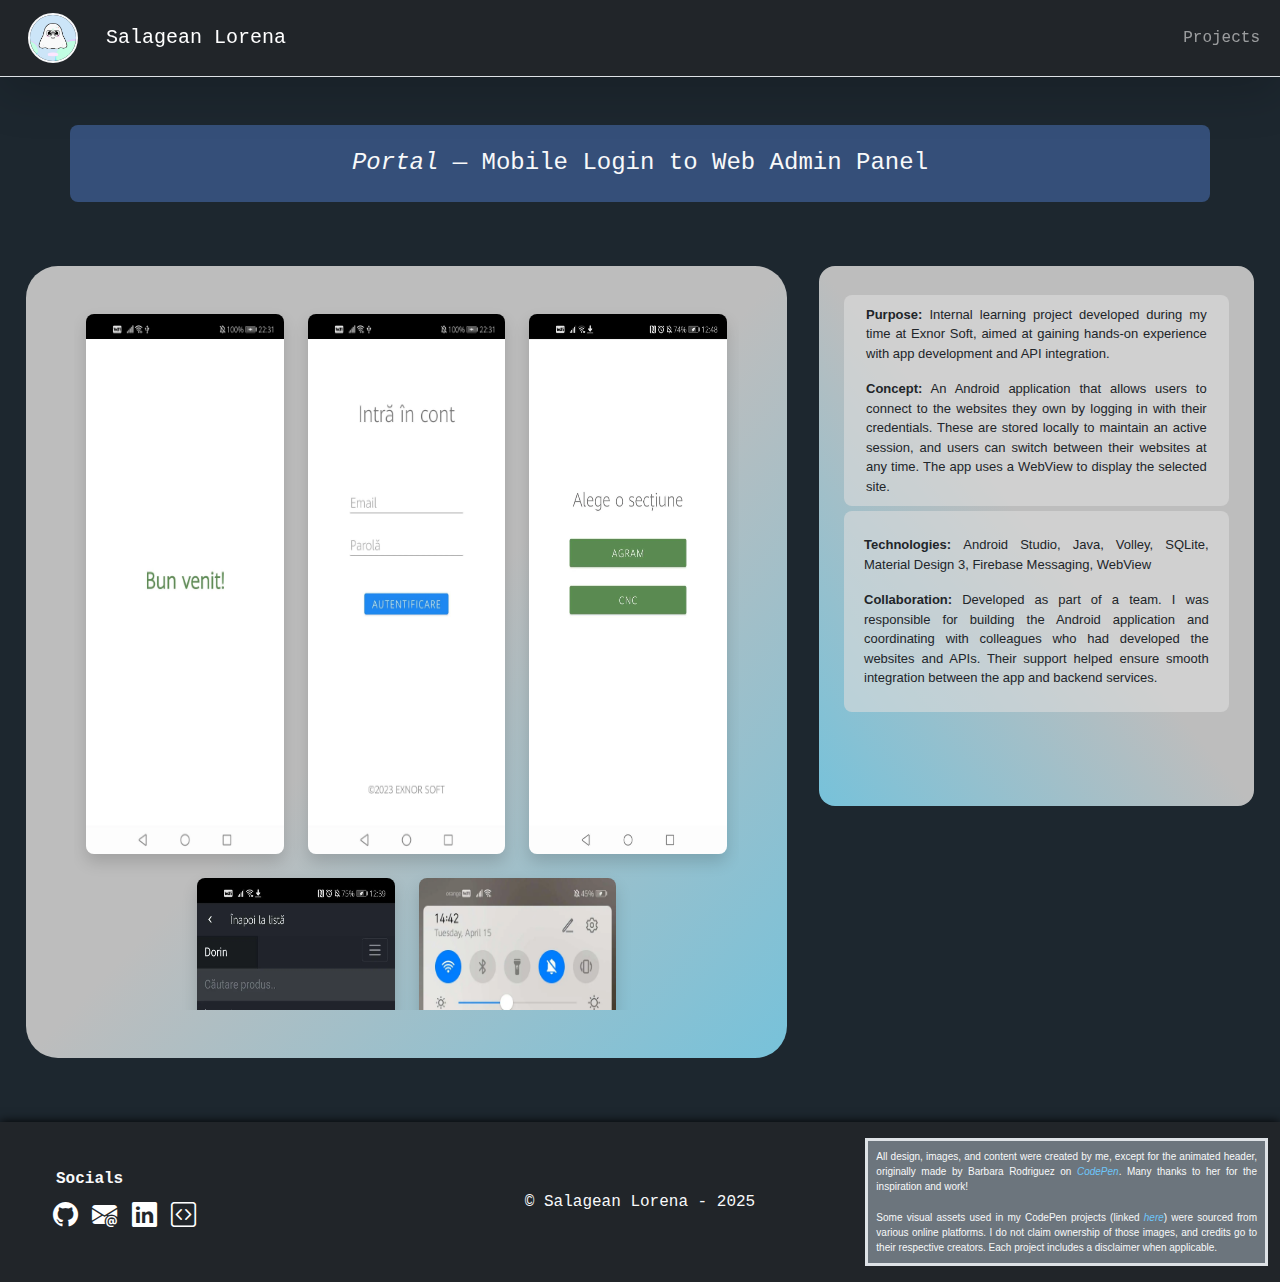
<file: projects/android/portal.html>
<!DOCTYPE html>
<head>
    <title>Project: Portal</title>
    <meta charset="utf-8">
    <meta name="viewport" content="width=device-width, initial-scale=1">
    <link href="https://cdn.jsdelivr.net/npm/bootstrap@5.3.3/dist/css/bootstrap.min.css" rel="stylesheet">
    <script src="https://cdn.jsdelivr.net/npm/bootstrap@5.3.3/dist/js/bootstrap.bundle.min.js"></script>
    <link rel="stylesheet" href="https://cdn.jsdelivr.net/npm/bootstrap-icons@1.11.3/font/bootstrap-icons.min.css">
    <link rel="stylesheet" href="../../tori_style.css">
</head>


<body>
    <nav class="navbar navbar-expand-sm bg-dark navbar-dark sticky-top shadow-lg border-bottom">
        <div class="container-fluid">
          <a class="navbar-brand" href="../../index.html">
            <img src="../../media/logo.webp" alt="Avatar Logo" style="width:50px;" class="rounded-pill mx-3 border border-2 border-light"> 
            Salagean Lorena
          </a>

          <ul class="navbar-nav float-end">
            <li class="nav-item active">
                <a class="nav-link" href="../projects.html">Projects</a>
              </li>
            </ul>
        </div>
      </nav>

<main>
    <section>
        <div class="container p-4 m-5 rounded rounded-3 mx-auto" style="background-color: #354f79;">
            <h4 class="text-light text-center m-0"><i>Portal</i> — Mobile Login to Web Admin Panel</h4>
        </div>

        
            <div class="row d-flex justify-content-center" >
                <div class="col-7 rounded-5 p-5 m-3"  style="background-image: linear-gradient(to bottom right, #bdbdbd, #bdbdbd, #77c2da);">
                    <div class="container">
                    <div class="row g-4 d-flex justify-content-center align-items-center" id="thesis_imgs" style="height: 80vh; overflow-y: auto;">
                        <!-- Image 1 -->
                        <div class="col-md-4">
                          <img src="../../media/portal/loading.webp" class="img-fluid rounded rounded-3 shadow mx-auto d-block " data-bs-toggle="modal" data-bs-target="#modal1" style="height: 60vh;">
                        </div>
                        <!-- Image 2 -->
                        <div class="col-md-4">
                          <img src="../../media/portal/agram_login.webp" class="img-fluid rounded rounded-3 shadow mx-auto d-block " data-bs-toggle="modal" data-bs-target="#modal2" style="height: 60vh;">
                        </div>
                        <!-- Image 3 -->
                        <div class="col-md-4">
                          <img src="../../media/portal/agram_list.webp" class="img-fluid rounded rounded-3  shadow mx-auto d-block " data-bs-toggle="modal" data-bs-target="#modal3" style="height: 60vh;">
                        </div>
                        <!-- Image 4 -->
                        <div class="col-md-4">
                          <img src="../../media/portal/acc.webp" class="img-fluid rounded rounded-3 shadow mx-auto d-block " data-bs-toggle="modal" data-bs-target="#modal4" style="height: 60vh;">
                        </div>

                        <div class="col-md-4">
                          <img src="../../media/portal/notif.webp" class="img-fluid rounded rounded-3 shadow mx-auto d-block " data-bs-toggle="modal" data-bs-target="#modal5" style="height: 60vh;">
                        </div>
                      </div>
                    </div>

                      <!-- Modals -->
  <!-- Modal Template -->
  <div class="modal fade" id="modal1" tabindex="-1" aria-hidden="true">
    <div class="modal-dialog modal-dialog-centered modal-md">
      <div class="modal-content bg-dark">
        <div class="modal-body pb-3">
              <!-- The Close Button -->
              <button type="button" class="btn" data-bs-dismiss="modal"><i class="bi bi-x-circle"></i></button>
          <img src="../../media/portal/loading.webp" class="img-fluid d-block mx-auto shadow" style="max-width: 90%; height: auto;"/>
        </div>
      </div>
    </div>
  </div>

  <!-- Repeat modals for images 2-6 -->
  <div class="modal fade" id="modal2" tabindex="-1" aria-hidden="true">
    <div class="modal-dialog modal-dialog-centered modal-md">
      <div class="modal-content bg-dark">
        <div class="modal-body pb-3">
            <button type="button" class="btn" data-bs-dismiss="modal"><i class="bi bi-x-circle"></i></button>
          <img src="../../media/portal/agram_login.webp" class="img-fluid d-block mx-auto shadow" style="max-width: 90%; height: auto;" />
        </div>
      </div>
    </div>
  </div>

  <div class="modal fade" id="modal3" tabindex="-1" aria-hidden="true">
    <div class="modal-dialog modal-dialog-centered modal-md">
      <div class="modal-content bg-dark">
        <div class="modal-body pb-3">
            <button type="button" class="btn" data-bs-dismiss="modal"><i class="bi bi-x-circle"></i></button>
          <img src="../../media/portal/agram_list.webp" class="img-fluid d-block mx-auto shadow" style="max-width: 90%; height: auto;" />
        </div>
      </div>
    </div>
  </div>

  <div class="modal fade" id="modal4" tabindex="-1" aria-hidden="true">
    <div class="modal-dialog modal-dialog-centered modal-md">
      <div class="modal-content bg-dark">
        <div class="modal-body pb-3">
            <button type="button" class="btn" data-bs-dismiss="modal"><i class="bi bi-x-circle"></i></button>
          <img src="../../media/portal/acc.webp" class="img-fluid d-block mx-auto shadow" style="max-width: 90%; height: auto;" />
        </div>
      </div>
    </div>
  </div>

  <div class="modal fade" id="modal5" tabindex="-1" aria-hidden="true">
    <div class="modal-dialog modal-dialog-centered modal-md">
      <div class="modal-content bg-dark">
        <div class="modal-body pb-3">
            <button type="button" class="btn" data-bs-dismiss="modal"><i class="bi bi-x-circle"></i></button>
          <img src="../../media/portal/notif.webp" class="img-fluid d-block mx-auto shadow" style="max-width: 90%; height: auto;" />
        </div>
      </div>
    </div>
  </div>

  
                </div>

                <div class="col-md-4 rounded-4 p-4 m-3 px-2 py-4" style="height: 60vh; background-image: linear-gradient(to top right, #77c2da, #bdbdbd,#bdbdbd);">
                  <div class="container" style="max-height: 80vh; overflow-y: auto; font-size: 13px; text-align: justify;">
                    <div class="row rounded rounded-3" style="background-color: rgba(220, 220, 220, 0.6); padding: 10px; margin: 5px; margin-bottom: 0;">   
                        <p><b>Purpose:</b> Internal learning project developed during my time at Exnor Soft, aimed at gaining hands-on experience with app development and API integration.</p>
                        <p class="m-0"><b>Concept:</b> An Android application that allows users to connect to the websites they own by logging in with their credentials. These are stored locally to maintain an active session, and users can switch between their websites at any time. The app uses a WebView to display the selected site.</p>
                    </div> 
                    <div class="row rounded rounded-3 px-2 py-4" style="background-color: rgba(220, 220, 220, 0.6); padding: 10px; margin: 5px;">
                      <p><b>Technologies: </b>Android Studio, Java, Volley, SQLite, Material Design 3, Firebase Messaging, WebView</p>
                      <p class="m-0"><b>Collaboration:</b> Developed as part of a team. I was responsible for building the Android application and coordinating with colleagues who had developed the websites and APIs. Their support helped ensure smooth integration between the app and backend services.
                      </p>
                    </div>
                  </div>      
                </div>
            </div>
        

    </section>
</main>

<footer class="mt-auto bg-dark" style="box-shadow: 0 0px 10px black;">
  <div class="container-fluid mt-5">
      <div class="row d-flex justify-content-between">
          <div class="col-md-4 p-5">
              <h6 class="text-light ps-2" style="font-weight: bold; font-family: 'Space Mono', monospace;">Socials</h6>
              
              <a href="https://github.com/t4bbyp"><i class="bi bi-github"></i></a>
              <a href="mailto:s.s.lorena.m@gmail.com"><i class="bi bi-envelope-at-fill"></i></a>
              <a href="https://www.linkedin.com/in/lorena-s-8929a32aa/"><i class="bi bi-linkedin"></i></a>
              <a href="https://codepen.io/TabbyP"><i class="bi bi-code-square"></i></a>
          </div>

          <div class="col-md-4 text-light align-content-center text-center" style="font-family: 'Space Mono', monospace;">© Salagean Lorena - 2025</div>

          <div class="col-md-4 align-content-center">
              <div class="container p-2 bg-secondary text-light border border-3" style="font-size: 10px; text-align: justify;">
                  <p>All design, images, and content were created by me, except for the animated header, originally made by Barbara Rodriguez on <a href="https://codepen.io/baarbaracrr/pen/KKovmGb" style="color: rgb(108, 198, 250); text-decoration: none; font-style: italic;">CodePen</a>. Many thanks to her for the inspiration and work!</p>
                  <p class="m-0">Some visual assets used in my CodePen projects (linked <a href="../web/web.html" style="color: rgb(108, 198, 250); text-decoration: none; font-style: italic;">here</a>) were sourced from various online platforms. I do not claim ownership of those images, and credits go to their respective creators. Each project includes a disclaimer when applicable.</p>
              </div>
          </div>
      </div>

  </div>
</footer>
</body>
</file>
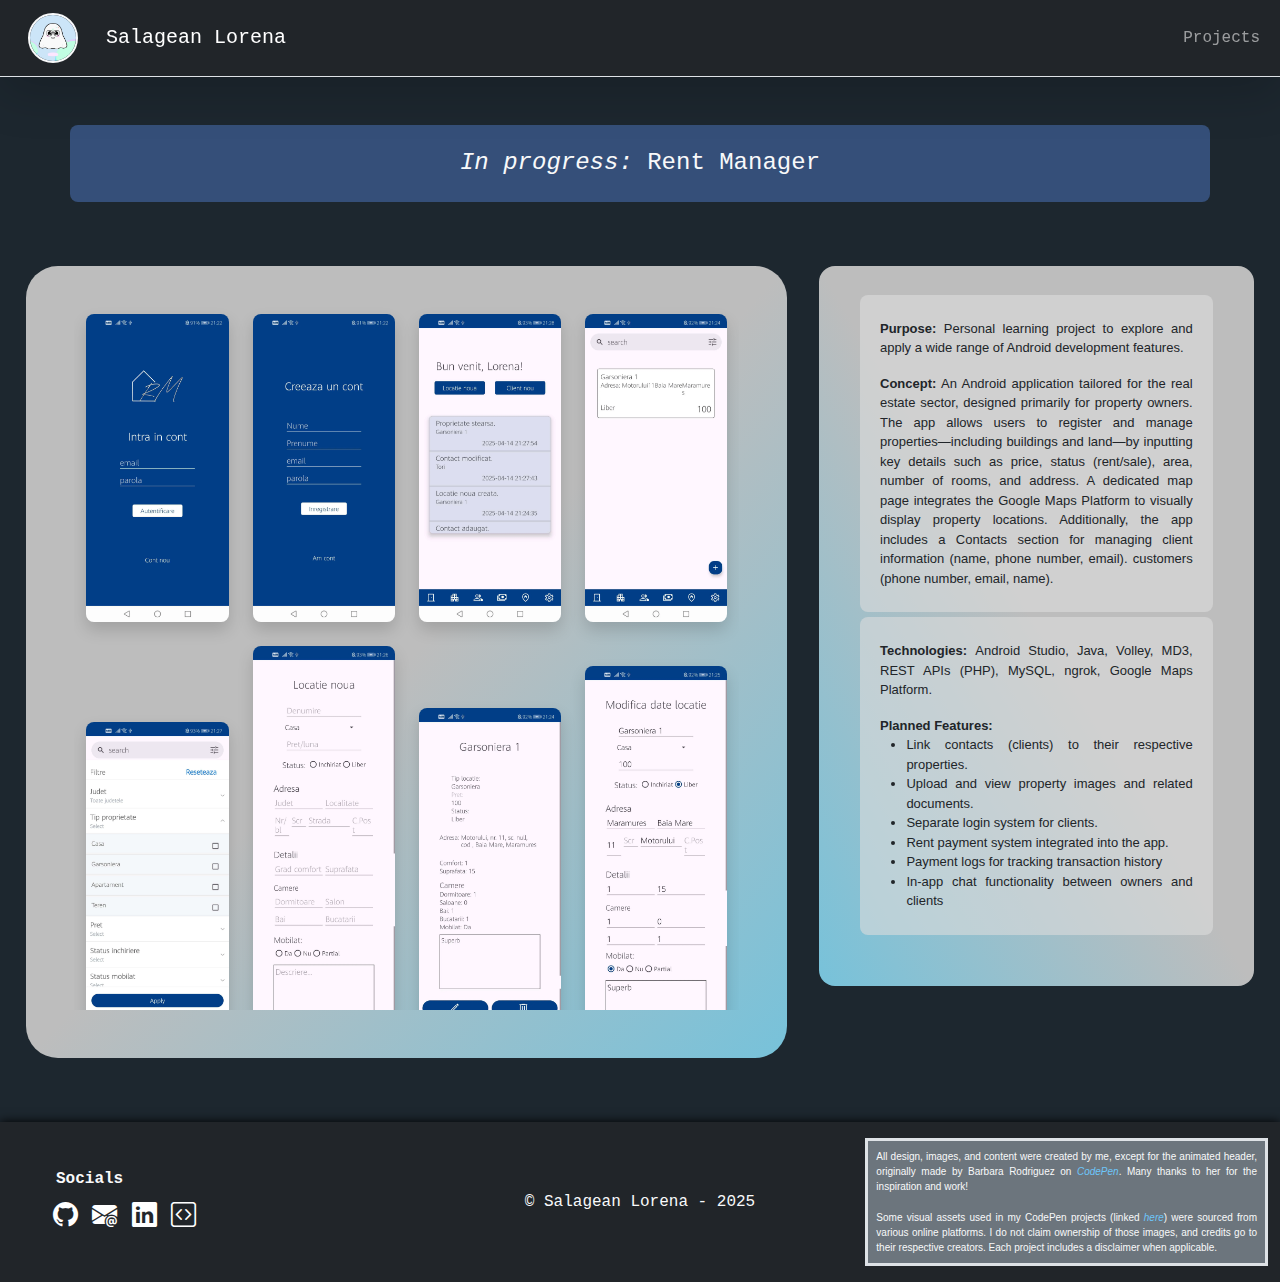
<file: projects/android/rent_manager.html>
<!DOCTYPE html>
<head>
    <title>Project: Rent Manager</title>
    <meta charset="utf-8">
    <meta name="viewport" content="width=device-width, initial-scale=1">
    <link href="https://cdn.jsdelivr.net/npm/bootstrap@5.3.3/dist/css/bootstrap.min.css" rel="stylesheet">
    <script src="https://cdn.jsdelivr.net/npm/bootstrap@5.3.3/dist/js/bootstrap.bundle.min.js"></script>
    <link rel="stylesheet" href="https://cdn.jsdelivr.net/npm/bootstrap-icons@1.11.3/font/bootstrap-icons.min.css">
    <link rel="stylesheet" href="../../tori_style.css">
</head>

<!-- TODO: edit pics with real info (phone, email, etc)-->

<body>
    <nav class="navbar navbar-expand-sm bg-dark navbar-dark sticky-top shadow-lg border-bottom">
        <div class="container-fluid">
          <a class="navbar-brand" href="../../index.html">
            <img src="../../media/logo.webp" alt="Avatar Logo" style="width:50px;" class="rounded-pill mx-3 border border-2 border-light"> 
            Salagean Lorena
          </a>

          <ul class="navbar-nav float-end">
            <li class="nav-item active">
                <a class="nav-link" href="../projects.html">Projects</a>
              </li>
            </ul>
        </div>
      </nav>

<main>
    <section>
        <div class="container p-4 m-5 rounded rounded-3 mx-auto" style="background-color: #354f79;">
            <h4 class="text-light text-center m-0"><i>In progress:</i> Rent Manager</h4>
        </div>

        
            <div class="row d-flex justify-content-center" >
                <div class="col-7 rounded-5 p-5 m-3"  style="background-image: linear-gradient(to bottom right, #bdbdbd, #bdbdbd, #77c2da);">
                    <div class="container">
                    <div class="row g-4 d-flex justify-content-center align-items-center" id="thesis_imgs" style="height: 80vh; overflow-y: auto;">
                        <!-- Image 1 -->
                        <div class="col-md-3">
                          <img src="../../media/rm/rm_login.webp" class="img-fluid rounded rounded-3 shadow" data-bs-toggle="modal" data-bs-target="#modal1">
                        </div>
                        <!-- Image 2 -->
                        <div class="col-md-3">
                          <img src="../../media/rm/rm_register.webp" class="img-fluid rounded rounded-3 shadow" data-bs-toggle="modal" data-bs-target="#modal2">
                        </div>
                        <!-- Image 3 -->
                        <div class="col-md-3">
                          <img src="../../media/rm/home.webp" class="img-fluid rounded rounded-3  shadow" data-bs-toggle="modal" data-bs-target="#modal3">
                        </div>
                        <!-- Image 4 -->
                        <div class="col-md-3">
                          <img src="../../media/rm/prop_list.webp" class="img-fluid rounded rounded-3 shadow" data-bs-toggle="modal" data-bs-target="#modal4">
                        </div>

                        <div class="col-md-3">
                          <img src="../../media/rm/filters.webp" class="img-fluid rounded rounded-3 shadow" data-bs-toggle="modal" data-bs-target="#modal5">
                        </div>

                        <div class="col-md-3">
                          <img src="../../media/rm/new_prop.webp" class="img-fluid rounded rounded-3 shadow" data-bs-toggle="modal" data-bs-target="#modal6">
                        </div>

                        <div class="col-md-3">
                          <img src="../../media/rm/prop_info.webp" class="img-fluid rounded rounded-3 shadow" data-bs-toggle="modal" data-bs-target="#modal7">
                        </div>

                        <div class="col-md-3">
                          <img src="../../media/rm/edt_prop.webp" class="img-fluid rounded rounded-3 shadow" data-bs-toggle="modal" data-bs-target="#modal8">
                        </div>

                        <div class="col-md-3">
                          <img src="../../media/rm/con_list.webp" class="img-fluid rounded rounded-3 shadow" data-bs-toggle="modal" data-bs-target="#modal9">
                        </div>

                        <div class="col-md-3">
                          <img src="../../media/rm/new_con.webp" class="img-fluid rounded rounded-3 shadow" data-bs-toggle="modal" data-bs-target="#modal10">
                        </div>

                        <div class="col-md-3">
                          <img src="../../media/rm/con_info.webp" class="img-fluid rounded rounded-3 shadow" data-bs-toggle="modal" data-bs-target="#modal11">
                        </div>

                        <div class="col-md-3">
                          <img src="../../media/rm/edt_con.webp" class="img-fluid rounded rounded-3 shadow" data-bs-toggle="modal" data-bs-target="#modal12">
                        </div>

                        <div class="col-md-3">
                          <img src="../../media/rm/full_map.webp" class="img-fluid rounded rounded-3 shadow" data-bs-toggle="modal" data-bs-target="#modal13">
                        </div>

                        <div class="col-md-3">
                          <img src="../../media/rm/map.webp" class="img-fluid rounded rounded-3 shadow" data-bs-toggle="modal" data-bs-target="#modal14">
                        </div>

                        <div class="col-md-3">
                          <img src="../../media/rm/settings.webp" class="img-fluid rounded rounded-3 shadow" data-bs-toggle="modal" data-bs-target="#modal15">
                        </div>
                      </div>
                    </div>

  <!-- Modal Template -->
  <div class="modal fade" id="modal1" tabindex="-1" aria-hidden="true">
    <div class="modal-dialog modal-dialog-centered modal-md">
      <div class="modal-content bg-dark">
        <div class="modal-body pb-3">
              <!-- The Close Button -->
              <button type="button" class="btn" data-bs-dismiss="modal"><i class="bi bi-x-circle"></i></button>
          <img src="../../media/rm/rm_login.webp" class="img-fluid d-block mx-auto shadow" style="max-width: 90%; height: auto;"/>
        </div>
      </div>
    </div>
  </div>

  <!-- Repeat modals for images 2-6 -->
  <div class="modal fade" id="modal2" tabindex="-1" aria-hidden="true">
    <div class="modal-dialog modal-dialog-centered modal-md">
      <div class="modal-content bg-dark">
        <div class="modal-body pb-3">
            <button type="button" class="btn" data-bs-dismiss="modal"><i class="bi bi-x-circle"></i></button>
          <img src="../../media/rm/rm_register.webp" class="img-fluid d-block mx-auto shadow" style="max-width: 90%; height: auto;" />
        </div>
      </div>
    </div>
  </div>

  <div class="modal fade" id="modal3" tabindex="-1" aria-hidden="true">
    <div class="modal-dialog modal-dialog-centered modal-md">
      <div class="modal-content bg-dark">
        <div class="modal-body pb-3">
            <button type="button" class="btn" data-bs-dismiss="modal"><i class="bi bi-x-circle"></i></button>
          <img src="../../media/rm/home.webp" class="img-fluid d-block mx-auto shadow" style="max-width: 90%; height: auto;" />
        </div>
      </div>
    </div>
  </div>

  <div class="modal fade" id="modal4" tabindex="-1" aria-hidden="true">
    <div class="modal-dialog modal-dialog-centered modal-md">
      <div class="modal-content bg-dark">
        <div class="modal-body pb-3">
            <button type="button" class="btn" data-bs-dismiss="modal"><i class="bi bi-x-circle"></i></button>
          <img src="../../media/rm/prop_list.webp" class="img-fluid d-block mx-auto shadow" style="max-width: 90%; height: auto;" />
        </div>
      </div>
    </div>
  </div>

  <div class="modal fade" id="modal5" tabindex="-1" aria-hidden="true">
    <div class="modal-dialog modal-dialog-centered modal-md">
      <div class="modal-content bg-dark">
        <div class="modal-body pb-3">
            <button type="button" class="btn" data-bs-dismiss="modal"><i class="bi bi-x-circle"></i></button>
          <img src="../../media/rm/filters.webp" class="img-fluid d-block mx-auto shadow" style="max-width: 90%; height: auto;" />
        </div>
      </div>
    </div>
  </div>

  <div class="modal fade" id="modal6" tabindex="-1" aria-hidden="true">
    <div class="modal-dialog modal-dialog-centered modal-md">
      <div class="modal-content bg-dark">
        <div class="modal-body pb-3">
            <button type="button" class="btn" data-bs-dismiss="modal"><i class="bi bi-x-circle"></i></button>
          <img src="../../media/rm/new_prop.webp" class="img-fluid d-block mx-auto shadow" style="max-width: 90%; height: auto;" />
        </div>
      </div>
    </div>
  </div>

  <div class="modal fade" id="modal7" tabindex="-1" aria-hidden="true">
    <div class="modal-dialog modal-dialog-centered modal-md">
      <div class="modal-content bg-dark">
        <div class="modal-body pb-3">
            <button type="button" class="btn" data-bs-dismiss="modal"><i class="bi bi-x-circle"></i></button>
          <img src="../../media/rm/prop_info.webp" class="img-fluid d-block mx-auto shadow" style="max-width: 90%; height: auto;" />
        </div>
      </div>
    </div>
  </div>

  <div class="modal fade" id="modal8" tabindex="-1" aria-hidden="true">
    <div class="modal-dialog modal-dialog-centered modal-md">
      <div class="modal-content bg-dark">
        <div class="modal-body pb-3">
            <button type="button" class="btn" data-bs-dismiss="modal"><i class="bi bi-x-circle"></i></button>
          <img src="../../media/rm/edt_prop.webp" class="img-fluid d-block mx-auto shadow" style="max-width: 90%; height: auto;" />
        </div>
      </div>
    </div>
  </div>

  <div class="modal fade" id="modal9" tabindex="-1" aria-hidden="true">
    <div class="modal-dialog modal-dialog-centered modal-md">
      <div class="modal-content bg-dark">
        <div class="modal-body pb-3">
            <button type="button" class="btn" data-bs-dismiss="modal"><i class="bi bi-x-circle"></i></button>
          <img src="../../media/rm/con_list.webp" class="img-fluid d-block mx-auto shadow" style="max-width: 90%; height: auto;" />
        </div>
      </div>
    </div>
  </div>

  <div class="modal fade" id="modal10" tabindex="-1" aria-hidden="true">
    <div class="modal-dialog modal-dialog-centered modal-md">
      <div class="modal-content bg-dark">
        <div class="modal-body pb-3">
            <button type="button" class="btn" data-bs-dismiss="modal"><i class="bi bi-x-circle"></i></button>
          <img src="../../media/rm/new_con.webp" class="img-fluid d-block mx-auto shadow" style="max-width: 90%; height: auto;" />
        </div>
      </div>
    </div>
  </div>

  <div class="modal fade" id="modal11" tabindex="-1" aria-hidden="true">
    <div class="modal-dialog modal-dialog-centered modal-md">
      <div class="modal-content bg-dark">
        <div class="modal-body pb-3">
            <button type="button" class="btn" data-bs-dismiss="modal"><i class="bi bi-x-circle"></i></button>
          <img src="../../media/rm/con_info.webp" class="img-fluid d-block mx-auto shadow" style="max-width: 90%; height: auto;" />
        </div>
      </div>
    </div>
  </div>

  <div class="modal fade" id="modal12" tabindex="-1" aria-hidden="true">
    <div class="modal-dialog modal-dialog-centered modal-md">
      <div class="modal-content bg-dark">
        <div class="modal-body pb-3">
            <button type="button" class="btn" data-bs-dismiss="modal"><i class="bi bi-x-circle"></i></button>
          <img src="../../media/rm/edt_con.webp" class="img-fluid d-block mx-auto shadow" style="max-width: 90%; height: auto;" />
        </div>
      </div>
    </div>
  </div>

  <div class="modal fade" id="modal13" tabindex="-1" aria-hidden="true">
    <div class="modal-dialog modal-dialog-centered modal-md">
      <div class="modal-content bg-dark">
        <div class="modal-body pb-3">
            <button type="button" class="btn" data-bs-dismiss="modal"><i class="bi bi-x-circle"></i></button>
          <img src="../../media/rm/full_map.webp" class="img-fluid d-block mx-auto shadow" style="max-width: 90%; height: auto;" />
        </div>
      </div>
    </div>
  </div>

  <div class="modal fade" id="modal14" tabindex="-1" aria-hidden="true">
    <div class="modal-dialog modal-dialog-centered modal-md">
      <div class="modal-content bg-dark">
        <div class="modal-body pb-3">
            <button type="button" class="btn" data-bs-dismiss="modal"><i class="bi bi-x-circle"></i></button>
          <img src="../../media/rm/map.webp" class="img-fluid d-block mx-auto shadow" style="max-width: 90%; height: auto;" />
        </div>
      </div>
    </div>
  </div>

  <div class="modal fade" id="modal15" tabindex="-1" aria-hidden="true">
    <div class="modal-dialog modal-dialog-centered modal-md">
      <div class="modal-content bg-dark">
        <div class="modal-body pb-3">
            <button type="button" class="btn" data-bs-dismiss="modal"><i class="bi bi-x-circle"></i></button>
          <img src="../../media/rm/settings.webp" class="img-fluid d-block mx-auto shadow" style="max-width: 90%; height: auto;" />
        </div>
      </div>
    </div>
  </div>
  
                </div>

                <div class="col-md-4 rounded-4 p-4 m-3" style="height:80vh; background-image: linear-gradient(to top right, #77c2da, #bdbdbd,#bdbdbd);">
                  <div class="container" style="max-height: 80vh; overflow-y: auto; font-size: 13px; text-align: justify;">
                    <div class="row rounded rounded-3 px-2 py-4" style="background-color: rgba(220, 220, 220, 0.6); margin: 5px; margin-bottom: 0;">   
                        <p><b>Purpose:</b> Personal learning project to explore and apply a wide range of Android development features.
                        </p>
                        <p class="m-0"><b>Concept:</b> An Android application tailored for the real estate sector, designed primarily for property owners. The app allows users to register and manage properties—including buildings and land—by inputting key details such as price, status (rent/sale), area, number of rooms, and address. A dedicated map page integrates the Google Maps Platform to visually display property locations. Additionally, the app includes a Contacts section for managing client information (name, phone number, email). customers (phone number, email, name).
                        </p>
                    </div> 
                    <div class="row rounded rounded-3 px-2 py-4" style="background-color: rgba(220, 220, 220, 0.6); padding: 10px; margin: 5px;">
                      <p><b>Technologies: </b>Android Studio, Java, Volley, MD3, REST APIs (PHP), MySQL, ngrok, Google Maps Platform.</p>
                      <p class="m-0"><b>Planned Features:</b> </p>
                          <ul style="padding-left: 3vw; margin-bottom: 0;">
                            <li>Link contacts (clients) to their respective properties.</li>
                            <li>Upload and view property images and related documents.</li>
                            <li>Separate login system for clients.</li>
                            <li>Rent payment system integrated into the app.</li>
                            <li>Payment logs for tracking transaction history</li>
                            <li>In-app chat functionality between owners and clients</li>
                          </ul>
                      
                    </div>
                  </div>      
                </div>
            </div>
        

    </section>
</main>

<footer class="mt-auto bg-dark" style="box-shadow: 0 0px 10px black;">
  <div class="container-fluid mt-5">
      <div class="row d-flex justify-content-between">
          <div class="col-md-4 p-5">
              <h6 class="text-light ps-2" style="font-weight: bold; font-family: 'Space Mono', monospace;">Socials</h6>
              
              <a href="https://github.com/t4bbyp"><i class="bi bi-github"></i></a>
              <a href="mailto:s.s.lorena.m@gmail.com"><i class="bi bi-envelope-at-fill"></i></a>
              <a href="https://www.linkedin.com/in/lorena-s-8929a32aa/"><i class="bi bi-linkedin"></i></a>
              <a href="https://codepen.io/TabbyP"><i class="bi bi-code-square"></i></a>
          </div>

          <div class="col-md-4 text-light align-content-center text-center" style="font-family: 'Space Mono', monospace;">© Salagean Lorena - 2025</div>

          <div class="col-md-4 align-content-center">
              <div class="container p-2 bg-secondary text-light border border-3" style="font-size: 10px; text-align: justify;">
                  <p>All design, images, and content were created by me, except for the animated header, originally made by Barbara Rodriguez on <a href="https://codepen.io/baarbaracrr/pen/KKovmGb" style="color: rgb(108, 198, 250); text-decoration: none; font-style: italic;">CodePen</a>. Many thanks to her for the inspiration and work!</p>
                  <p class="m-0">Some visual assets used in my CodePen projects (linked <a href="../web/web.html" style="color: rgb(108, 198, 250); text-decoration: none; font-style: italic;">here</a>) were sourced from various online platforms. I do not claim ownership of those images, and credits go to their respective creators. Each project includes a disclaimer when applicable.</p>
              </div>
          </div>
      </div>

  </div>
</footer>
</body>
</file>
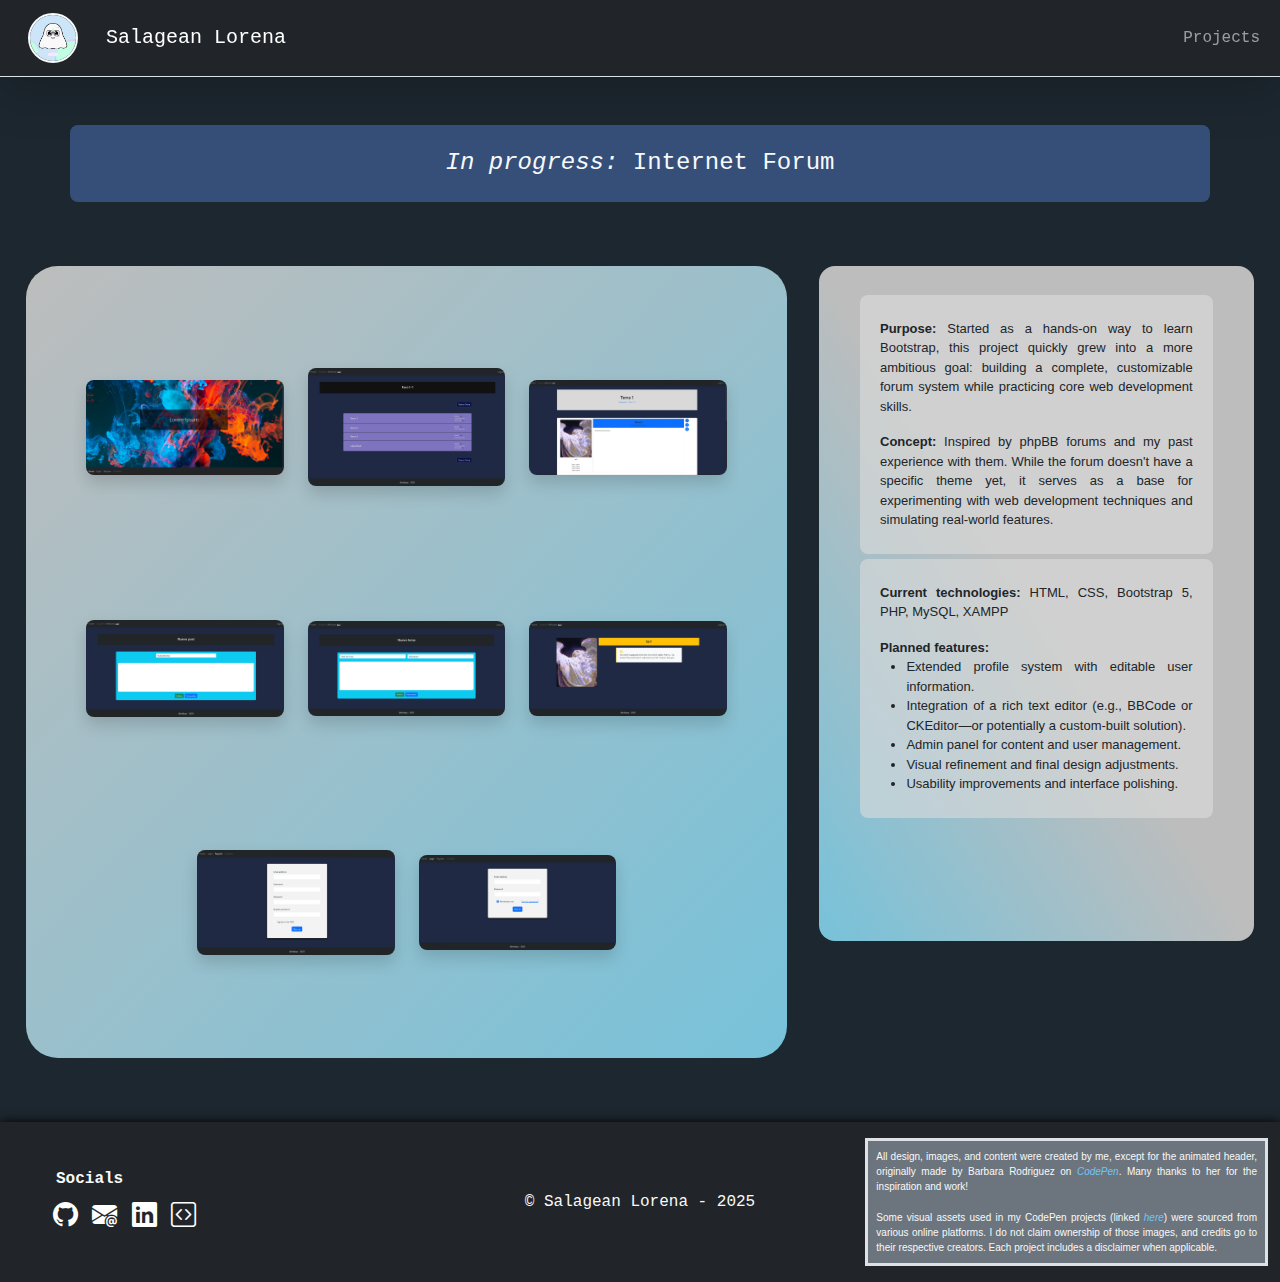
<file: projects/web/forum.html>
<!DOCTYPE html>
<head>
    <title>Project: Forum</title>
    <meta charset="utf-8">
    <meta name="viewport" content="width=device-width, initial-scale=1">
    <link href="https://cdn.jsdelivr.net/npm/bootstrap@5.3.3/dist/css/bootstrap.min.css" rel="stylesheet">
    <script src="https://cdn.jsdelivr.net/npm/bootstrap@5.3.3/dist/js/bootstrap.bundle.min.js"></script>
    <link rel="stylesheet" href="https://cdn.jsdelivr.net/npm/bootstrap-icons@1.11.3/font/bootstrap-icons.min.css">
    <link rel="stylesheet" href="../../tori_style.css">
</head>

<body>
    <nav class="navbar navbar-expand-sm bg-dark navbar-dark sticky-top shadow-lg border-bottom">
        <div class="container-fluid">
          <a class="navbar-brand" href="../../index.html">
            <img src="../../media/logo.webp" alt="Avatar Logo" style="width:50px;" class="rounded-pill mx-3 border border-2 border-light"> 
            Salagean Lorena
          </a>

          <ul class="navbar-nav float-end">
            <li class="nav-item active">
                <a class="nav-link" href="../../projects/projects.html">Projects</a>
              </li>
            </ul>
        </div>
      </nav>

<main>
    <section>
        <div class="container p-4 m-5 rounded rounded-3 mx-auto" style="background-color: #354f79;">
            <h4 class="text-light text-center m-0"><i>In progress: </i>Internet Forum</h4>
        </div>

        
            <div class="row d-flex justify-content-center" >
                <div class="col-7 rounded-5 p-5 m-3"  style="background-image: linear-gradient(to bottom right, #bdbdbd, #77c2da);">
                    <div class="container">
                    <div class="row g-4 d-flex justify-content-center align-items-center" id="thesis_imgs" style="height: 80vh; overflow-y: auto;">
                        <!-- Image 1 -->
                        <div class="col-md-4">
                          <img src="../../media/forum/index.webp" class="img-fluid rounded rounded-3 shadow" data-bs-toggle="modal" data-bs-target="#modal1">
                        </div>
                        <!-- Image 2 -->
                        <div class="col-md-4">
                          <img src="../../media/forum/foro_1.webp" class="img-fluid rounded rounded-3 shadow" data-bs-toggle="modal" data-bs-target="#modal2">
                        </div>
                        <!-- Image 3 -->
                        <div class="col-md-4">
                          <img src="../../media/forum/tema.webp" class="img-fluid rounded rounded-3  shadow" data-bs-toggle="modal" data-bs-target="#modal3">
                        </div>
                        <!-- Image 4 -->
                        <div class="col-md-4">
                          <img src="../../media/forum/new_post.webp" class="img-fluid rounded rounded-3 shadow" data-bs-toggle="modal" data-bs-target="#modal4">
                        </div>
                        <!-- Image 5 -->
                        <div class="col-md-4">
                          <img src="../../media/forum/new_tema.webp" class="img-fluid rounded rounded-3 shadow" data-bs-toggle="modal" data-bs-target="#modal5">
                        </div>
                        <!-- Image 6 -->
                        <div class="col-md-4">
                          <img src="../../media/forum/tori.webp" class="img-fluid rounded rounded-3 shadow" data-bs-toggle="modal" data-bs-target="#modal6">
                        </div>

                        <div class="col-md-4">
                          <img src="../../media/forum/register.webp" class="img-fluid rounded rounded-3 shadow" data-bs-toggle="modal" data-bs-target="#modal7">
                        </div>

                        <div class="col-md-4">
                          <img src="../../media/forum/login.webp" class="img-fluid rounded rounded-3 shadow" data-bs-toggle="modal" data-bs-target="#modal8">
                        </div>
                      </div>
                    </div>

                      <!-- Modals -->
  <!-- Modal Template -->
  <div class="modal fade" id="modal1" tabindex="-1" aria-hidden="true">
    <div class="modal-dialog modal-dialog-centered modal-xl">
      <div class="modal-content bg-dark">
        <div class="modal-body pb-3">
              <!-- The Close Button -->
              <button type="button" class="btn" data-bs-dismiss="modal"><i class="bi bi-x-circle"></i></button>
          <img src="../../media/forum/foro_tori.webp" class="img-fluid d-block mx-auto shadow" style="max-width: 90%; height: auto;"/>
        </div>
      </div>
    </div>
  </div>

  <!-- Repeat modals for images 2-6 -->
  <div class="modal fade" id="modal2" tabindex="-1" aria-hidden="true">
    <div class="modal-dialog modal-dialog-centered modal-xl">
      <div class="modal-content bg-dark">
        <div class="modal-body pb-3">
            <button type="button" class="btn" data-bs-dismiss="modal"><i class="bi bi-x-circle"></i></button>
          <img src="../../media/forum/foro_1.webp" class="img-fluid d-block mx-auto shadow" style="max-width: 90%; height: auto;" />
        </div>
      </div>
    </div>
  </div>

  <div class="modal fade" id="modal3" tabindex="-1" aria-hidden="true">
    <div class="modal-dialog modal-dialog-centered modal-xl">
      <div class="modal-content bg-dark">
        <div class="modal-body pb-3">
            <button type="button" class="btn" data-bs-dismiss="modal"><i class="bi bi-x-circle"></i></button>
          <img src="../../media/forum/tema_1.webp" class="img-fluid d-block mx-auto shadow" style="max-width: 90%; height: auto;" />
        </div>
      </div>
    </div>
  </div>

  <div class="modal fade" id="modal4" tabindex="-1" aria-hidden="true">
    <div class="modal-dialog modal-dialog-centered modal-xl">
      <div class="modal-content bg-dark">
        <div class="modal-body pb-3">
            <button type="button" class="btn" data-bs-dismiss="modal"><i class="bi bi-x-circle"></i></button>
          <img src="../../media/forum/new_post.webp" class="img-fluid d-block mx-auto shadow" style="max-width: 90%; height: auto;" />
        </div>
      </div>
    </div>
  </div>

  <div class="modal fade" id="modal5" tabindex="-1" aria-hidden="true">
    <div class="modal-dialog modal-dialog-centered modal-xl">
      <div class="modal-content bg-dark">
        <div class="modal-body pb-3">
            <button type="button" class="btn" data-bs-dismiss="modal"><i class="bi bi-x-circle"></i></button>
          <img src="../../media/forum/new_tema.webp" class="img-fluid d-block mx-auto shadow" style="max-width: 90%; height: auto;" />
        </div>
      </div>
    </div>
  </div>

  <div class="modal fade" id="modal6" tabindex="-1" aria-hidden="true">
    <div class="modal-dialog modal-dialog-centered modal-xl">
      <div class="modal-content bg-dark">
        <div class="modal-body pb-3">
            <button type="button" class="btn" data-bs-dismiss="modal"><i class="bi bi-x-circle"></i></button>
          <img src="../../media/forum/tori.webp" class="img-fluid d-block mx-auto shadow" style="max-width: 90%; height: auto;" />
        </div>
      </div>
    </div>
  </div>

  <div class="modal fade" id="modal7" tabindex="-1" aria-hidden="true">
    <div class="modal-dialog modal-dialog-centered modal-xl">
      <div class="modal-content bg-dark">
        <div class="modal-body pb-3">
            <button type="button" class="btn" data-bs-dismiss="modal"><i class="bi bi-x-circle"></i></button>
          <img src="../../media/forum/register.webp" class="img-fluid d-block mx-auto shadow" style="max-width: 90%; height: auto;" />
        </div>
      </div>
    </div>
  </div>

  <div class="modal fade" id="modal8" tabindex="-1" aria-hidden="true">
    <div class="modal-dialog modal-dialog-centered modal-xl">
      <div class="modal-content bg-dark">
        <div class="modal-body pb-3">
            <button type="button" class="btn" data-bs-dismiss="modal"><i class="bi bi-x-circle"></i></button>
          <img src="../../media/forum/login.webp" class="img-fluid d-block mx-auto shadow" style="max-width: 90%; height: auto;" />
        </div>
      </div>
    </div>
  </div>
</div>
                <div class="col-md-4 rounded-4 p-4 m-3" style="height: 75vh;background-image: linear-gradient(to top right, #77c2da, #bdbdbd,#bdbdbd);">
                  <div class="container" style="max-height: 80vh; overflow-y: auto; font-size: 13px; text-align: justify;">
                    <div class="row rounded rounded-3 px-2 py-4" style="background-color: rgba(220, 220, 220, 0.6); padding: 10px; margin: 5px; margin-bottom: 0;">   
                      <p><b>Purpose:</b> Started as a hands-on way to learn Bootstrap, this project quickly grew into a more ambitious goal: building a complete, customizable forum system while practicing core web development skills.</p>
              
                      <p class="m-0">
                        <b>Concept:</b> Inspired by phpBB forums and my past experience with them. While the forum doesn't have a specific theme yet, it serves as a base for experimenting with web development techniques and simulating real-world features.  
                        </p>
                    </div> 
                    <div class="row rounded rounded-3 px-2 py-4" style="background-color: rgba(220, 220, 220, 0.6); padding: 10px; margin: 5px;">
                      <p><b>Current technologies: </b>HTML, CSS, Bootstrap 5, PHP, MySQL, XAMPP</p>
                      <p class="m-0"><b>Planned features:</b></p>
                        <ul style="padding-left: 3vw; margin-bottom: 0;">
                          <li>Extended profile system with editable user information.</li>
                          <li>Integration of a rich text editor (e.g., BBCode or CKEditor—or potentially a custom-built solution).</li>
                          <li>Admin panel for content and user management.</li>
                          <li>Visual refinement and final design adjustments.</li>
                          <li>Usability improvements and interface polishing.</li>
                        </ul>
                      
                    </div>
                  </div>      
                </div>
            </div>
        

    </section>
</main>

<footer class="mt-auto bg-dark" style="box-shadow: 0 0px 10px black;">
  <div class="container-fluid mt-5">
      <div class="row d-flex justify-content-between">
          <div class="col-md-4 p-5">
              <h6 class="text-light ps-2" style="font-weight: bold; font-family: 'Space Mono', monospace;">Socials</h6>
              
              <a href="https://github.com/t4bbyp"><i class="bi bi-github"></i></a>
              <a href="mailto:s.s.lorena.m@gmail.com"><i class="bi bi-envelope-at-fill"></i></a>
              <a href="https://www.linkedin.com/in/lorena-s-8929a32aa/"><i class="bi bi-linkedin"></i></a>
              <a href="https://codepen.io/TabbyP"><i class="bi bi-code-square"></i></a>
          </div>

          <div class="col-md-4 text-light align-content-center text-center" style="font-family: 'Space Mono', monospace;">© Salagean Lorena - 2025</div>

          <div class="col-md-4 align-content-center">
              <div class="container p-2 bg-secondary text-light border border-3" style="font-size: 10px; text-align: justify;">
                  <p>All design, images, and content were created by me, except for the animated header, originally made by Barbara Rodriguez on <a href="https://codepen.io/baarbaracrr/pen/KKovmGb" style="color: rgb(108, 198, 250); text-decoration: none; font-style: italic;">CodePen</a>. Many thanks to her for the inspiration and work!</p>
                  <p class="m-0">Some visual assets used in my CodePen projects (linked <a href="/projects/web/web.html" style="color: rgb(108, 198, 250); text-decoration: none; font-style: italic;">here</a>) were sourced from various online platforms. I do not claim ownership of those images, and credits go to their respective creators. Each project includes a disclaimer when applicable.</p>
              </div>
          </div>
      </div>

  </div>
</footer>
</body>
</file>
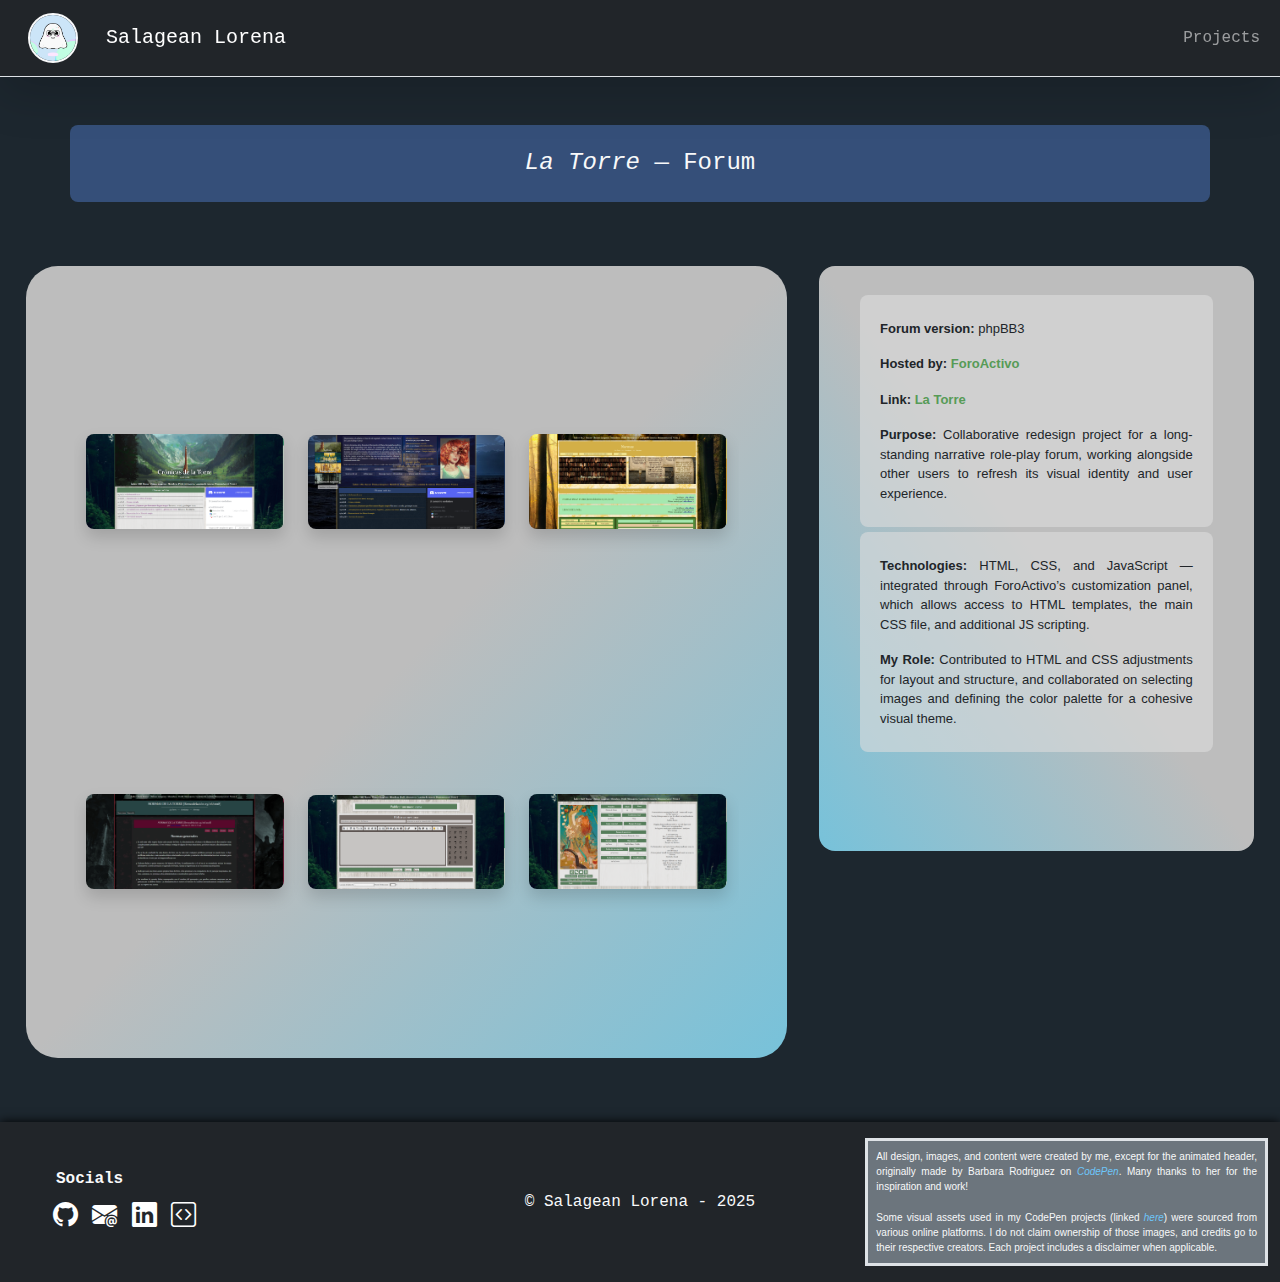
<file: projects/web/torre.html>
<!DOCTYPE html>
<head>
    <title>Project: La Torre</title>
    <meta charset="utf-8">
    <meta name="viewport" content="width=device-width, initial-scale=1">
    <link href="https://cdn.jsdelivr.net/npm/bootstrap@5.3.3/dist/css/bootstrap.min.css" rel="stylesheet">
    <script src="https://cdn.jsdelivr.net/npm/bootstrap@5.3.3/dist/js/bootstrap.bundle.min.js"></script>
    <link rel="stylesheet" href="https://cdn.jsdelivr.net/npm/bootstrap-icons@1.11.3/font/bootstrap-icons.min.css">
    <link rel="stylesheet" href="../../tori_style.css">
</head>

<body>
    <nav class="navbar navbar-expand-sm bg-dark navbar-dark sticky-top shadow-lg border-bottom">
        <div class="container-fluid">
          <a class="navbar-brand" href="../../index.html">
            <img src="../../media/logo.webp" alt="Avatar Logo" style="width:50px;" class="rounded-pill mx-3 border border-2 border-light"> 
            Salagean Lorena
          </a>

          <ul class="navbar-nav float-end">
            <li class="nav-item active">
                <a class="nav-link" href="../projects.html">Projects</a>
              </li>
            </ul>
        </div>
      </nav>

<main>
    <section>
        <div class="container p-4 m-5 rounded rounded-3 mx-auto" style="background-color: #354f79;">
            <h4 class="text-light text-center m-0"><i>La Torre</i> — Forum</h4>
        </div>

        
            <div class="row d-flex justify-content-center" >
                <div class="col-7 rounded-5 p-5 m-3"  style="background-image: linear-gradient(to bottom right, #bdbdbd, #bdbdbd, #77c2da);">
                    <div class="container">
                    <div class="row g-4 d-flex justify-content-center align-items-center" id="thesis_imgs" style="height: 80vh; overflow-y: auto;">
                        <!-- Image 1 -->
                        <div class="col-md-4">
                          <img src="../../media/torre/index_1.webp" class="img-fluid rounded rounded-3 shadow" data-bs-toggle="modal" data-bs-target="#modal1">
                        </div>
                        <!-- Image 2 -->
                        <div class="col-md-4">
                          <img src="../../media/torre/index_2.webp" class="img-fluid rounded rounded-3 shadow" data-bs-toggle="modal" data-bs-target="#modal2">
                        </div>
                        <!-- Image 3 -->
                        <div class="col-md-4">
                          <img src="../../media/torre/threads.webp" class="img-fluid rounded rounded-3  shadow" data-bs-toggle="modal" data-bs-target="#modal3">
                        </div>
                        <!-- Image 4 -->
                        <div class="col-md-4">
                          <img src="../../media/torre/post.webp" class="img-fluid rounded rounded-3 shadow" data-bs-toggle="modal" data-bs-target="#modal4">
                        </div>
                        <!-- Image 5 -->
                        <div class="col-md-4">
                          <img src="../../media/torre/posting.webp" class="img-fluid rounded rounded-3 shadow" data-bs-toggle="modal" data-bs-target="#modal5">
                        </div>
                        <!-- Image 6 -->
                        <div class="col-md-4">
                          <img src="../../media/torre/profile.webp" class="img-fluid rounded rounded-3 shadow" data-bs-toggle="modal" data-bs-target="#modal6">
                        </div>
                      </div>
                    </div>

                      <!-- Modals -->
  <!-- Modal Template -->
  <div class="modal fade" id="modal1" tabindex="-1" aria-hidden="true">
    <div class="modal-dialog modal-dialog-centered modal-xl">
      <div class="modal-content bg-dark">
        <div class="modal-body pb-3">
              <!-- The Close Button -->
              <button type="button" class="btn" data-bs-dismiss="modal"><i class="bi bi-x-circle"></i></button>
          <img src="../../media/torre/index_1.webp" class="img-fluid d-block mx-auto shadow" style="max-width: 90%; height: auto;"/>
        </div>
      </div>
    </div>
  </div>

  <!-- Repeat modals for images 2-6 -->
  <div class="modal fade" id="modal2" tabindex="-1" aria-hidden="true">
    <div class="modal-dialog modal-dialog-centered modal-xl">
      <div class="modal-content bg-dark">
        <div class="modal-body pb-3">
            <button type="button" class="btn" data-bs-dismiss="modal"><i class="bi bi-x-circle"></i></button>
          <img src="../../media/torre/index_2.webp" class="img-fluid d-block mx-auto shadow" style="max-width: 90%; height: auto;" />
        </div>
      </div>
    </div>
  </div>

  <div class="modal fade" id="modal3" tabindex="-1" aria-hidden="true">
    <div class="modal-dialog modal-dialog-centered modal-xl">
      <div class="modal-content bg-dark">
        <div class="modal-body pb-3">
            <button type="button" class="btn" data-bs-dismiss="modal"><i class="bi bi-x-circle"></i></button>
          <img src="../../media/torre/threads.webp" class="img-fluid d-block mx-auto shadow" style="max-width: 90%; height: auto;" />
        </div>
      </div>
    </div>
  </div>

  <div class="modal fade" id="modal4" tabindex="-1" aria-hidden="true">
    <div class="modal-dialog modal-dialog-centered modal-xl">
      <div class="modal-content bg-dark">
        <div class="modal-body pb-3">
            <button type="button" class="btn" data-bs-dismiss="modal"><i class="bi bi-x-circle"></i></button>
          <img src="../../media/torre/post.webp" class="img-fluid d-block mx-auto shadow" style="max-width: 90%; height: auto;" />
        </div>
      </div>
    </div>
  </div>

  <div class="modal fade" id="modal5" tabindex="-1" aria-hidden="true">
    <div class="modal-dialog modal-dialog-centered modal-xl">
      <div class="modal-content bg-dark">
        <div class="modal-body pb-3">
            <button type="button" class="btn" data-bs-dismiss="modal"><i class="bi bi-x-circle"></i></button>
          <img src="../../media/torre/posting.webp" class="img-fluid d-block mx-auto shadow" style="max-width: 90%; height: auto;" />
        </div>
      </div>
    </div>
  </div>

  <div class="modal fade" id="modal6" tabindex="-1" aria-hidden="true">
    <div class="modal-dialog modal-dialog-centered modal-xl">
      <div class="modal-content bg-dark">
        <div class="modal-body pb-3">
            <button type="button" class="btn" data-bs-dismiss="modal"><i class="bi bi-x-circle"></i></button>
          <img src="../../media/torre/profile.webp" class="img-fluid d-block mx-auto shadow" style="max-width: 90%; height: auto;" />
        </div>
      </div>
    </div>
  </div>

  
</div>
                <div class="col-md-4 rounded-4 p-4 m-3" style="height: 65vh; background-image: linear-gradient(to top right, #77c2da, #bdbdbd,#bdbdbd);">
                  <div class="container" style="max-height: 80vh; overflow-y: auto; font-size: 13px; text-align: justify;">
                    <div class="row rounded rounded-3 px-2 py-4" style="background-color: rgba(220, 220, 220, 0.6); padding: 10px; margin: 5px; margin-bottom: 0;">   
                        <p><b>Forum version:</b> phpBB3</p>
                        <p><b>Hosted by:</b> <a href="https://www.foroactivo.com" style="text-decoration: none; color: rgb(87, 155, 87); font-weight: bold;">ForoActivo</a></p>
                        <p><b>Link: </b> <a href="https://latorre.foroactivo.com" style="text-decoration: none; color: rgb(87, 155, 87); font-weight: bold;">La Torre</a></p>
                        <p class="m-0"><b>Purpose:</b> Collaborative redesign project for a long-standing narrative role-play forum, working alongside other users to refresh its visual identity and user experience.</p>
                    </div> 
                    <div class="row rounded rounded-3  px-2 py-4" style="background-color: rgba(220, 220, 220, 0.6); padding: 10px; margin: 5px;">
                      <p><b>Technologies: </b>HTML, CSS, and JavaScript — integrated through ForoActivo’s customization panel, which allows access to HTML templates, the main CSS file, and additional JS scripting.</p>
                      <p class="m-0"><b>My Role:</b> Contributed to HTML and CSS adjustments for layout and structure, and collaborated on selecting images and defining the color palette for a cohesive visual theme.
                      </p>
                    </div>
                  </div>      
                </div>
            </div>
        

    </section>
</main>

<footer class="mt-auto bg-dark" style="box-shadow: 0 0px 10px black;">
  <div class="container-fluid mt-5">
      <div class="row d-flex justify-content-between">
          <div class="col-md-4 p-5">
              <h6 class="text-light ps-2" style="font-weight: bold; font-family: 'Space Mono', monospace;">Socials</h6>
              
              <a href="https://github.com/t4bbyp"><i class="bi bi-github"></i></a>
              <a href="mailto:s.s.lorena.m@gmail.com"><i class="bi bi-envelope-at-fill"></i></a>
              <a href="https://www.linkedin.com/in/lorena-s-8929a32aa/"><i class="bi bi-linkedin"></i></a>
              <a href="https://codepen.io/TabbyP"><i class="bi bi-code-square"></i></a>
          </div>

          <div class="col-md-4 text-light align-content-center text-center" style="font-family: 'Space Mono', monospace;">© Salagean Lorena - 2025</div>

          <div class="col-md-4 align-content-center">
              <div class="container p-2 bg-secondary text-light border border-3" style="font-size: 10px; text-align: justify;">
                  <p>All design, images, and content were created by me, except for the animated header, originally made by Barbara Rodriguez on <a href="https://codepen.io/baarbaracrr/pen/KKovmGb" style="color: rgb(108, 198, 250); text-decoration: none; font-style: italic;">CodePen</a>. Many thanks to her for the inspiration and work!</p>
                  <p class="m-0">Some visual assets used in my CodePen projects (linked <a href="web.html" style="color: rgb(108, 198, 250); text-decoration: none; font-style: italic;">here</a>) were sourced from various online platforms. I do not claim ownership of those images, and credits go to their respective creators. Each project includes a disclaimer when applicable.</p>
              </div>
          </div>
      </div>

  </div>
</footer>
</body>
</file>
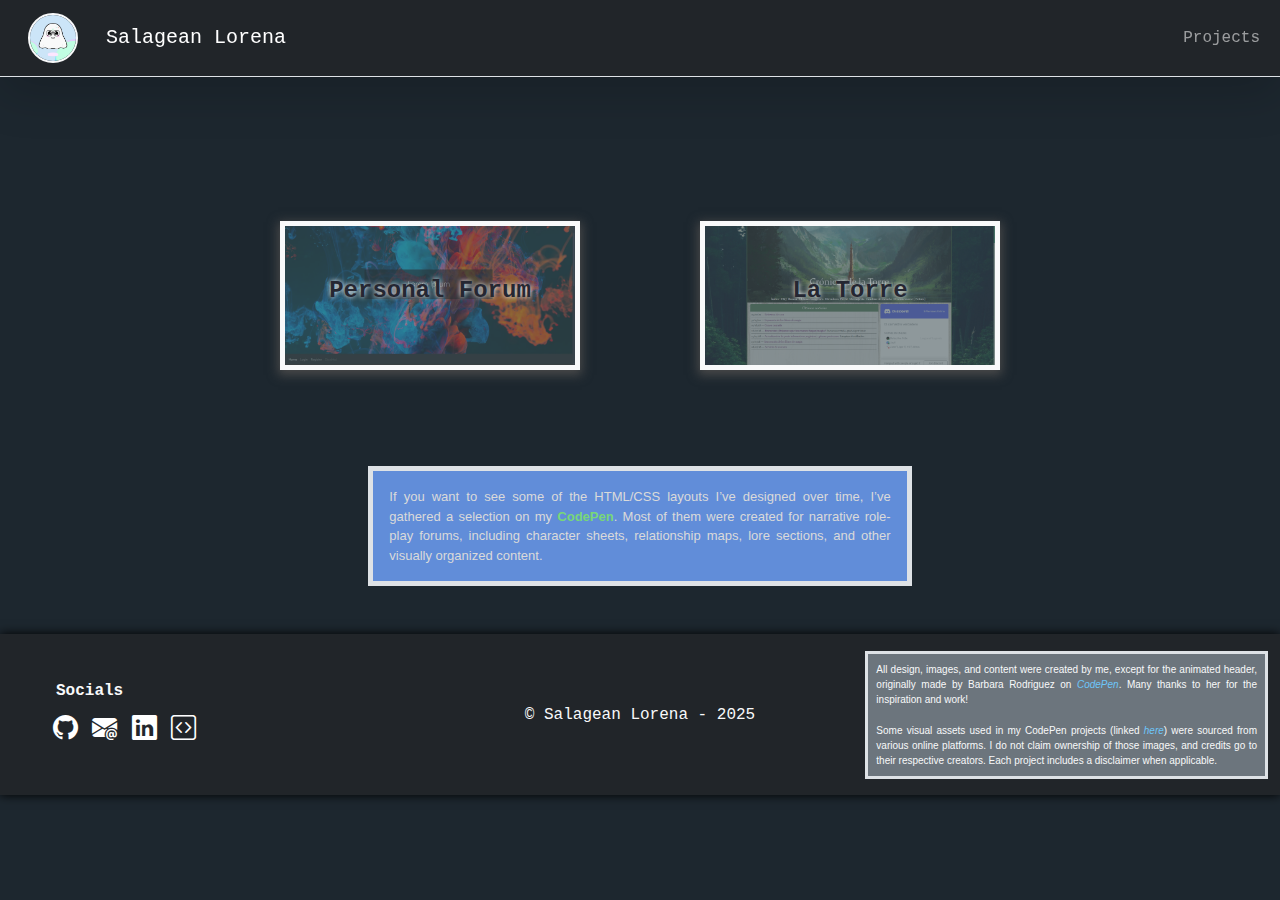
<file: projects/web/web.html>
<!DOCTYPE html>
<head>
    <title>Web Projects</title>
    <meta charset="utf-8">
    <meta name="viewport" content="width=device-width, initial-scale=1">
    <link href="https://cdn.jsdelivr.net/npm/bootstrap@5.3.3/dist/css/bootstrap.min.css" rel="stylesheet">
    <script src="https://cdn.jsdelivr.net/npm/bootstrap@5.3.3/dist/js/bootstrap.bundle.min.js"></script>
    <link rel="stylesheet" href="https://cdn.jsdelivr.net/npm/bootstrap-icons@1.11.3/font/bootstrap-icons.min.css">
    <link rel="stylesheet" href="../../tori_style.css">
</head>

<body>
    <nav class="navbar navbar-expand-sm bg-dark navbar-dark sticky-top shadow-lg border-bottom">
        <div class="container-fluid">
          <a class="navbar-brand" href="../../index.html">
            <img src="../../media/logo.webp" alt="Avatar Logo" style="width:50px;" class="rounded-pill mx-3 border border-2 border-light"> 
            Salagean Lorena
          </a>

          <ul class="navbar-nav float-end">
            <li class="nav-item active">
                <a class="nav-link" href="../projects.html">Projects</a>
              </li>
            </ul>
        </div>
      </nav>

      <main>
        <section>
            <div class="container d-flex justify-content-center align-items-center">
                <div class="row text-light p-5 mt-5">
                    <div class="col-md-6">
                        <div class="card border border-5 border-light rounded-0 m-5" style="width:300px; box-shadow: 0px 3px 10px 2px rgb(74, 74, 74);">
                            <a href="forum.html" id="thumbnail_txt">
                            <img class="card-img-top rounded-0" src="../../media/forum/index.webp" alt="Card image">
                            <div class="card-img-overlay d-flex justify-content-center align-items-center rounded-0" style="background-color: rgba(67, 84, 89, 0.6);">
                              <h4 class="card-title" style="font-weight: bold; color: rgb(37, 39, 50); text-shadow: 0px 0px 5px #fff;">Personal Forum</h4>
                            </div>
                            </a>
                          </div>
                    </div>
                    <div class="col-md-6">
                        <div class="card border border-5 border-light rounded-0 m-5" style="width:300px; box-shadow: 0px 3px 10px 2px rgb(74, 74, 74);">
                            <a href="torre.html" id="thumbnail_txt">
                                <img class="card-img-top rounded-0" src="../../media/torre/index_1.webp" alt="Card image">
                                <div class="card-img-overlay d-flex justify-content-center align-items-center rounded-0" style="background-color: rgba(67, 84, 89, 0.6);">
                                  <h4 class="card-title" style="font-weight: bold; color: rgb(37, 39, 50); text-shadow: 0px 0px 5px #fff;">La Torre</h4>
                                </div>
                                </a>
                          </div>
                    </div>

                </div>
            </div>

            <div class="row d-flex justify-content-center align-items-center">
              <div class="col-sm-5 p-3 border border-5" style="background-color: #618dd9; color: rgb(218, 218, 218); font-size: 13px; text-align: justify;">
                <p class="m-0">If you want to see some of the HTML/CSS layouts I’ve designed over time, I’ve gathered a selection on my <a href="https://codepen.io/TabbyP" style="text-decoration: none; color: rgb(120, 215, 120);"><b>CodePen</b></a>. Most of them were created for narrative role-play forums, including character sheets, relationship maps, lore sections, and other visually organized content.</p>
              </div>
            </div>
            
        </section>
      </main>


      <footer class="mt-auto bg-dark" style="box-shadow: 0 0px 10px black;">
        <div class="container-fluid mt-5">
            <div class="row d-flex justify-content-between">
                <div class="col-md-4 p-5">
                    <h6 class="text-light ps-2" style="font-weight: bold; font-family: 'Space Mono', monospace;">Socials</h6>
                    
                    <a href="https://github.com/t4bbyp"><i class="bi bi-github"></i></a>
                    <a href="mailto:s.s.lorena.m@gmail.com"><i class="bi bi-envelope-at-fill"></i></a>
                    <a href="https://www.linkedin.com/in/lorena-s-8929a32aa/"><i class="bi bi-linkedin"></i></a>
                    <a href="https://codepen.io/TabbyP"><i class="bi bi-code-square"></i></a>
                </div>

                <div class="col-md-4 text-light align-content-center text-center" style="font-family: 'Space Mono', monospace;">© Salagean Lorena - 2025</div>

                <div class="col-md-4 align-content-center">
                    <div class="container p-2 bg-secondary text-light border border-3" style="font-size: 10px; text-align: justify;">
                        <p>All design, images, and content were created by me, except for the animated header, originally made by Barbara Rodriguez on <a href="https://codepen.io/baarbaracrr/pen/KKovmGb" style="color: rgb(108, 198, 250); text-decoration: none; font-style: italic;">CodePen</a>. Many thanks to her for the inspiration and work!</p>
                        <p class="m-0">Some visual assets used in my CodePen projects (linked <a href="web.html" style="color: rgb(108, 198, 250); text-decoration: none; font-style: italic;">here</a>) were sourced from various online platforms. I do not claim ownership of those images, and credits go to their respective creators. Each project includes a disclaimer when applicable.</p>
                    </div>
                </div>
            </div>

        </div>
    </footer>
</body>
</file>
<file: tori_style.css>
body {
    margin: 0;
    font-family: -apple-system, BlinkMacSystemFont, sans-serif;
    overflow-x: hidden;
    background-color: #1d272f;
}

/* HEADER AREA */
.wave-header {
    position: relative;
    height: 90vh;
    background: linear-gradient(315deg, rgba(24, 78, 119,1) 3%, rgba(30, 96, 145,1) 38%, rgba(22, 138, 173,1) 68%, rgba(52, 160, 164,1) 98%);
    animation: gradient 15s ease infinite;
    background-size: 400% 400%;
    background-attachment: fixed;
    overflow: hidden;
    z-index: 0;
}

@keyframes gradient {
    0% { background-position: 0% 0%; }
    50% { background-position: 100% 100%; }
    100% { background-position: 0% 0%; }
}

.wave {
    background: rgb(255 255 255 / 25%);
    border-radius: 5000% 5000% 0 0;
    position: absolute;
    width: 200%;
    height: 10em;
    animation: wave 10s -3s linear infinite;
    transform: translate3d(0, 0, 0);
    opacity: 0.8;
    bottom: 0;
    left: 0;
    z-index: 1;
}

.wave:nth-of-type(2) {
    bottom: -1.25em;
    animation: wave 18s linear reverse infinite;
    opacity: 0.8;
}

.wave:nth-of-type(3) {
    bottom: -2.5em;
    animation: wave 20s -1s reverse infinite;
    opacity: 0.9;
}

@keyframes wave {
    2%   { transform: translateX(1); }
    25%  { transform: translateX(-25%); }
    50%  { transform: translateX(-50%); }
    75%  { transform: translateX(-25%); }
    100% { transform: translateX(1); }
}

#introduction {
    font-size: 13px; 
    overflow: auto; 
    width: 30vw; 
    height: 30vh;
    color: white;
    padding: 10px;
}

/* width */
::-webkit-scrollbar {
    width: 7px;
  }
  
  /* Track */
::-webkit-scrollbar-track {
    background: transparent !important;
  }
  
  /* Handle */
::-webkit-scrollbar-thumb {
    background: #888;
    
    border-radius: 5px;
  }
  
  /* Handle on hover */
::-webkit-scrollbar-thumb:hover {
    background: #3a649f;
  }

  .carousel-item.active {
    display: block; /* Only show the active slide */
}

/* Position the previous control (left) */
.carousel-control-prev {
    left: -4vw;  /* Position it to the far left */
    z-index: 5; /* Ensure it's above the carousel items */
    position: absolute;
}

/* Position the next control (right) */
.carousel-control-next {
    right: -4vw;  /* Position it to the far right */
    z-index: 5; /* Ensure it's above the carousel items */
    padding-right: 20px; /* Optional: Add some padding to move it away from the edge */
}

#demo {
    padding: 0;
}

footer {
    position: relative;
    bottom: 0;
    width: 100%;
    /*background-color: black;*/
}


  .bi {
    padding: 5px;
    font-size: 25px;
    width: 30px;
    text-align: center;
    text-decoration: none;
    border-radius: 50%;
    color: white;
  }

  .navbar {
    font-family: "Space Mono", monospace;
  }

  h3 {
    font-family: "Space Mono", monospace;
  }

  h4 {
    font-family: "Xanh Mono", monospace;
  }

  #thumbnail_txt {
    font-family: 'Space Mono', monospace;
  }

  @import url('https://fonts.googleapis.com/css2?family=Space+Mono:ital,wght@0,400;0,700;1,400;1,700&display=swap');
  @import url('https://fonts.googleapis.com/css2?family=Space+Mono:ital,wght@0,400;0,700;1,400;1,700&family=Xanh+Mono:ital@0;1&display=swap');
</file>
